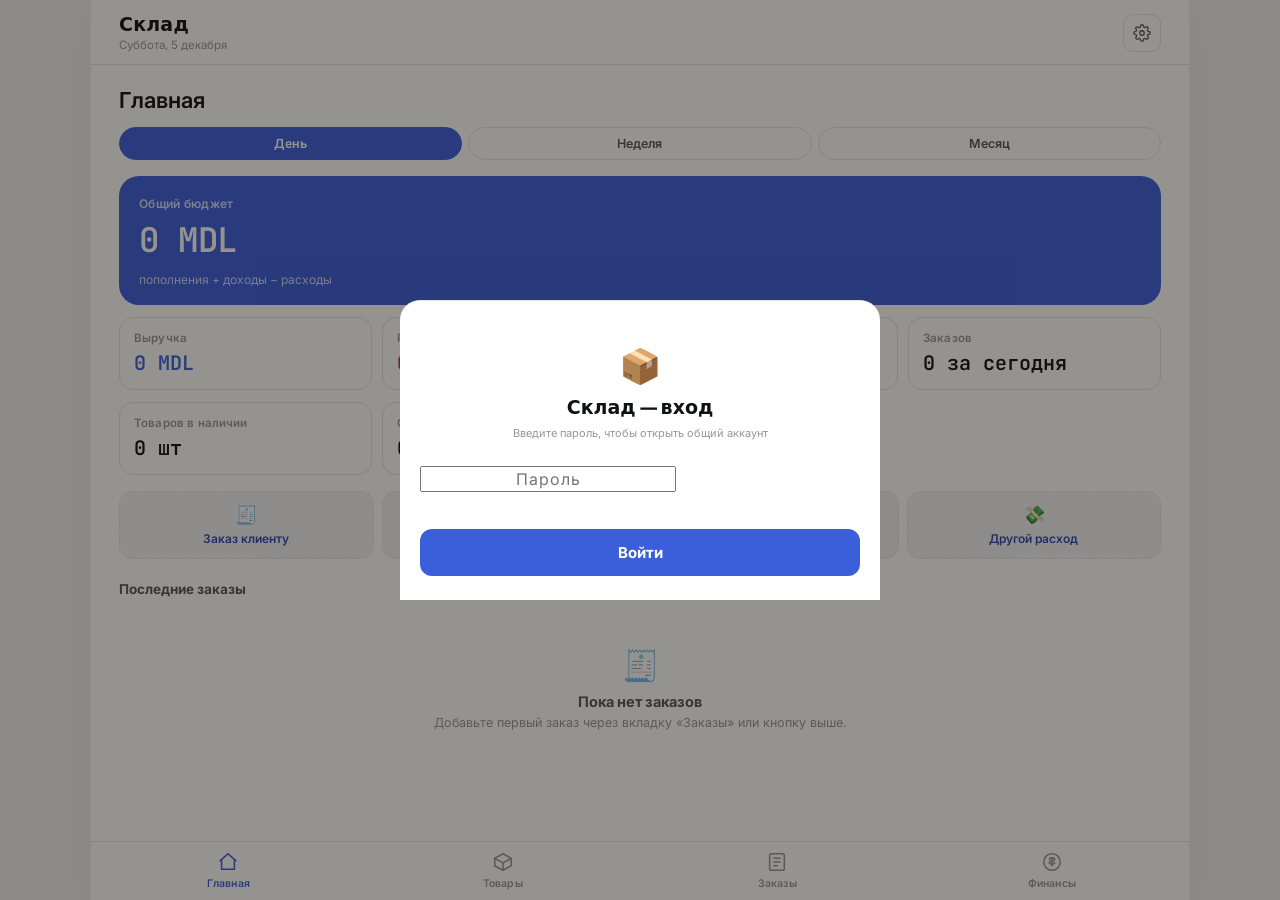
<file: tovar-crm.html>
<!DOCTYPE html>
<html lang="ru">
<head>
<meta charset="UTF-8">
<meta name="viewport" content="width=device-width, initial-scale=1, maximum-scale=1, viewport-fit=cover">
<title>Склад — CRM</title>
<link rel="preconnect" href="https://fonts.googleapis.com">
<link href="https://fonts.googleapis.com/css2?family=Sora:wght@500;600;700;800&family=JetBrains+Mono:wght@500;600;700&family=Inter:wght@400;500;600;700&display=swap" rel="stylesheet">
<style>
/* ============ TOKENS ============ */
:root{
  --paper:#FFFFFF;
  --paper-alt:#EEF0F3;
  --card:#FFFFFF;
  --card-2:#F2F3F6;
  --ink:#101114;
  --ink-soft:#54565D;
  --ink-faint:#94969E;
  --line:#E1E3E8;
  --line-soft:#EBECF0;
  --ledger:#3B5EDB;
  --ledger-dark:#2A47B5;
  --ledger-soft:#E7ECFB;
  --amber:#75777E;
  --amber-soft:#EEEFF2;
  --amber-ink:#54565D;
  --success:#3B5EDB;
  --success-soft:#E7ECFB;
  --danger:#B23B2D;
  --danger-soft:#F7E3DF;
  --info:#AEB0B8;
  --radius-s:8px;
  --radius-m:14px;
  --radius-l:20px;
  --font-head:'Sora', ui-sans-serif, system-ui, -apple-system, sans-serif;
  --font-body:'Inter', ui-sans-serif, system-ui, -apple-system, sans-serif;
  --font-mono:'JetBrains Mono', ui-monospace, 'SFMono-Regular', Menlo, monospace;
  --shadow: 0 1px 0 rgba(16,17,20,0.05);
}
@media (prefers-color-scheme: dark){
  :root:not([data-theme="light"]){
    --paper:#0C0D10;
    --paper-alt:#050507;
    --card:#17181C;
    --card-2:#1D1F24;
    --ink:#F2F3F5;
    --ink-soft:#B4B6BE;
    --ink-faint:#74767E;
    --line:#2B2D33;
    --line-soft:#212328;
    --ledger:#5E82F0;
    --ledger-dark:#3E5FCB;
    --ledger-soft:#1B2440;
    --amber:#92949C;
    --amber-soft:#202227;
    --amber-ink:#B4B6BE;
    --success:#5E82F0;
    --success-soft:#1B2440;
    --danger:#E2685A;
    --danger-soft:#3A1F1A;
    --info:#54565D;
    --shadow: 0 1px 0 rgba(0,0,0,0.4);
  }
}
:root[data-theme="dark"]{
  --paper:#0C0D10;
  --paper-alt:#050507;
  --card:#17181C;
  --card-2:#1D1F24;
  --ink:#F2F3F5;
  --ink-soft:#B4B6BE;
  --ink-faint:#74767E;
  --line:#2B2D33;
  --line-soft:#212328;
  --ledger:#5E82F0;
  --ledger-dark:#3E5FCB;
  --ledger-soft:#1B2440;
  --amber:#92949C;
  --amber-soft:#202227;
  --amber-ink:#B4B6BE;
  --success:#5E82F0;
  --success-soft:#1B2440;
  --danger:#E2685A;
  --danger-soft:#3A1F1A;
  --info:#54565D;
}

*{box-sizing:border-box;}
html,body{height:100%;margin:0;}
html{scroll-padding-top:env(safe-area-inset-top,0px);}
body{
  background:var(--paper-alt);
  font-family:var(--font-body);
  color:var(--ink);
  -webkit-tap-highlight-color:transparent;
  overscroll-behavior-y:none;
}
button,input,select,textarea{font-family:inherit;color:inherit;}
button{cursor:pointer;}
h1,h2,h3{font-family:var(--font-head);margin:0;}
.num{font-family:var(--font-mono);font-variant-numeric:tabular-nums;}

/* ============ SHELL ============ */
:root{ --shell-w:480px; }
#shell{
  min-height:100%;
  max-width:var(--shell-w);
  margin:0 auto;
  background:var(--paper);
  display:flex;
  flex-direction:column;
  position:relative;
  border-left:1px solid var(--line-soft);
  border-right:1px solid var(--line-soft);
}

/* ---- header ---- */
header{
  flex:0 0 auto;
  padding:calc(14px + env(safe-area-inset-top,0px)) 18px 12px;
  display:flex;align-items:center;justify-content:space-between;
  border-bottom:1px solid var(--line);
  background:var(--paper);
}
.brand{display:flex;flex-direction:column;line-height:1.1;}
.brand h1{font-size:19px;font-weight:600;letter-spacing:0.2px;}
.brand .sub{font-size:11.5px;color:var(--ink-faint);margin-top:3px;}
.gear-btn{
  width:38px;height:38px;border-radius:10px;border:1px solid var(--line);
  background:var(--card);display:flex;align-items:center;justify-content:center;
  flex:0 0 auto;
}
.gear-btn svg{width:18px;height:18px;stroke:var(--ink-soft);}

/* ---- main scroll area ---- */
main{
  flex:1 1 auto;
  overflow-y:auto;
  padding:16px 16px 28px;
  -webkit-overflow-scrolling:touch;
}
.view{display:none;}
.view.active{display:block;animation:fadein .18s ease;}
@media (prefers-reduced-motion: reduce){.view.active{animation:none;}}
@keyframes fadein{from{opacity:0;transform:translateY(4px);}to{opacity:1;transform:translateY(0);}}

/* ---- bottom nav ---- */
nav#tabbar{
  flex:0 0 auto;
  display:flex;
  border-top:1px solid var(--line);
  background:var(--paper);
  padding-bottom:env(safe-area-inset-bottom,0px);
}
nav#tabbar button{
  flex:1;background:none;border:none;padding:9px 4px 10px;
  display:flex;flex-direction:column;align-items:center;gap:4px;
  color:var(--ink-faint);
}
nav#tabbar button svg{width:22px;height:22px;stroke:currentColor;fill:none;stroke-width:1.7;}
nav#tabbar button span{font-size:10.5px;font-weight:600;letter-spacing:.2px;}
nav#tabbar button.active{color:var(--ledger);}
:root[data-theme="dark"] nav#tabbar button.active,
@media (prefers-color-scheme:dark){ nav#tabbar button.active{color:var(--ledger);} }

/* ============ SECTION HEADINGS ============ */
.section-title{
  font-size:22px;font-weight:600;margin-bottom:14px;display:flex;align-items:baseline;justify-content:space-between;gap:8px;
}
.section-title .stamp{
  font-family:var(--font-mono);font-size:11px;color:var(--ink-faint);font-weight:500;
}

/* ============ STAT CARDS (Home) ============ */
.period-row{display:flex;gap:6px;margin-bottom:16px;}
.chip{
  flex:1;text-align:center;padding:8px 6px;border-radius:999px;border:1px solid var(--line);
  background:var(--card);font-size:12.5px;font-weight:600;color:var(--ink-soft);
}
.chip.active{background:var(--ledger);border-color:var(--ledger);color:#FFFFFF;}

.stat-hero{
  background:var(--ledger);
  color:#FFFFFF;
  border-radius:var(--radius-l);
  padding:20px 20px 18px;
  margin-bottom:12px;
  position:relative;
  overflow:hidden;
}
.stat-hero .label{font-size:12px;letter-spacing:.3px;opacity:.78;font-weight:600;}
.stat-hero .value{font-family:var(--font-mono);font-size:34px;font-weight:600;margin-top:6px;letter-spacing:-0.5px;}
.stat-hero .value.neg{color:#FFD3C9;}
.stat-hero .foot{margin-top:10px;font-size:12px;opacity:.75;}

.stat-grid{display:grid;grid-template-columns:1fr 1fr;gap:10px;margin-bottom:12px;}
.stat-card{
  background:var(--card);border:1px solid var(--line);border-radius:var(--radius-m);padding:13px 14px;
}
.stat-card .label{font-size:11.5px;color:var(--ink-faint);font-weight:600;letter-spacing:.15px;}
.stat-card .value{font-family:var(--font-mono);font-size:20px;font-weight:600;margin-top:5px;}
.stat-card .value.pos{color:var(--success);}
.stat-card .value.neg{color:var(--danger);}

.quick-row{display:grid;grid-template-columns:1fr 1fr;gap:8px;margin:16px 0 6px;}
.quick-btn{
  background:var(--card-2);border:1px dashed var(--line);border-radius:var(--radius-m);
  padding:12px 8px;text-align:center;font-size:12px;font-weight:600;color:var(--ledger-dark);line-height:1.25;
}
:root[data-theme="dark"] .quick-btn, @media (prefers-color-scheme:dark){.quick-btn{color:var(--ledger);}}
.quick-btn .qicon{font-size:18px;display:block;margin-bottom:4px;}

.mini-title{font-size:13.5px;font-weight:700;color:var(--ink-soft);margin:22px 0 10px;text-transform:none;}

/* ============ LIST CARDS (products/orders/finance) ============ */
.card{
  background:var(--card);border:1px solid var(--line);border-radius:var(--radius-m);
  padding:13px 14px;margin-bottom:10px;
}
.prod-card{display:flex;gap:12px;}
.prod-photo{
  width:56px;height:56px;border-radius:10px;background:var(--card-2);border:1px solid var(--line-soft);
  display:flex;align-items:center;justify-content:center;flex:0 0 auto;overflow:hidden;
}
.prod-photo img{width:100%;height:100%;object-fit:cover;}
.prod-photo svg{width:22px;height:22px;stroke:var(--ink-faint);}
.prod-body{flex:1;min-width:0;}
.prod-top{display:flex;justify-content:space-between;gap:8px;align-items:flex-start;}
.prod-name{font-weight:700;font-size:14.5px;line-height:1.25;}
.tag{
  display:inline-block;font-size:10.5px;font-weight:600;padding:2px 8px;border-radius:999px;
  background:var(--ledger-soft);color:var(--ledger-dark);margin-top:4px;
}
:root[data-theme="dark"] .tag,@media (prefers-color-scheme:dark){.tag{color:var(--ledger);}}
.tag.tag-outline{background:transparent;border:1px solid var(--line);color:var(--ink-faint);font-family:var(--font-mono);font-weight:600;}
.qty-badge{font-family:var(--font-mono);font-size:12.5px;font-weight:700;padding:3px 8px;border-radius:8px;background:var(--card-2);border:1px solid var(--line-soft);white-space:nowrap;}
.qty-badge.low{background:var(--danger-soft);color:var(--danger);border-color:transparent;}
.prod-prices{display:flex;gap:14px;margin-top:8px;font-size:12px;}
.prod-prices .num{font-size:13px;font-weight:600;}
.prod-prices .plabel{color:var(--ink-faint);display:block;font-size:10.5px;}
.prod-foot{display:flex;justify-content:space-between;align-items:center;margin-top:9px;padding-top:9px;border-top:1px solid var(--line-soft);}
.prod-supplier{font-size:11.5px;color:var(--ink-faint);}
.icon-btn{
  width:30px;height:30px;border-radius:8px;border:1px solid var(--line);background:var(--card-2);
  display:inline-flex;align-items:center;justify-content:center;
}
.icon-btn svg{width:15px;height:15px;stroke:var(--ink-soft);}
.icon-row{display:flex;gap:6px;}

/* order card */
.order-top{display:flex;justify-content:space-between;align-items:flex-start;gap:10px;}
.order-client{font-weight:700;font-size:14.5px;}
.order-contact{font-size:11.5px;color:var(--ink-faint);margin-top:2px;}
.status-badge{font-size:10.5px;font-weight:700;padding:4px 9px;border-radius:999px;white-space:nowrap;}
.status-new{background:var(--card-2);border:1px solid var(--line);color:var(--ink-soft);}
.status-progress{background:var(--ledger-soft);color:var(--ledger-dark);}
:root[data-theme="dark"] .status-progress,@media (prefers-color-scheme:dark){.status-progress{color:var(--ledger);}}
.status-done{background:var(--ink);color:var(--paper);}
:root[data-theme="dark"] .status-done,@media (prefers-color-scheme:dark){.status-done{background:var(--ledger);color:#FFFFFF;}}
.status-cancel{background:var(--danger-soft);color:var(--danger);}
.order-items{margin-top:9px;font-size:12.5px;color:var(--ink-soft);}
.order-items div{display:flex;justify-content:space-between;padding:2px 0;}
.order-totals{display:flex;flex-wrap:wrap;gap:10px 16px;margin-top:10px;padding-top:9px;border-top:1px solid var(--line-soft);font-size:11.5px;}
.order-totals .t{display:flex;flex-direction:column;}
.order-totals .t .num{font-size:13.5px;}
.order-totals .plabel{color:var(--ink-faint);font-size:10.5px;}
.order-meta-row{display:flex;justify-content:space-between;align-items:center;margin-top:10px;gap:8px;}
.status-select{
  font-size:11.5px;font-weight:600;padding:6px 8px;border-radius:8px;border:1px solid var(--line);background:var(--card-2);
}
.order-date{font-size:11px;color:var(--ink-faint);font-family:var(--font-mono);}

/* finance rows */
.fin-summary-grid{display:grid;grid-template-columns:1fr 1fr;gap:10px;margin-bottom:6px;}
.fin-row{display:flex;justify-content:space-between;align-items:flex-start;padding:11px 4px;border-bottom:1px solid var(--line-soft);}
.fin-row:last-child{border-bottom:none;}
.fin-left{display:flex;gap:10px;align-items:center;min-width:0;}
.fin-dot{width:9px;height:9px;border-radius:50%;flex:0 0 auto;}
.fin-dot.topup{background:var(--info);}
.fin-dot.income{background:var(--success);}
.fin-dot.purchase{background:var(--amber);}
.fin-dot.delivery{background:var(--ink);}
.fin-dot.expense{background:var(--danger);}
.fin-dot.other{background:var(--ink-faint);}
.fin-text{min-width:0;}
.fin-reason{font-size:13px;font-weight:600;line-height:1.25;overflow:hidden;text-overflow:ellipsis;white-space:nowrap;}
.fin-meta{font-size:10.5px;color:var(--ink-faint);margin-top:2px;}
.fin-amount{font-family:var(--font-mono);font-weight:700;font-size:13.5px;white-space:nowrap;padding-left:8px;}
.fin-amount.plus{color:var(--success);}
.fin-amount.minus{color:var(--danger);}
.fin-left{flex:1;align-items:flex-start;}
.fin-dot{margin-top:5px;}
.fin-reason{white-space:normal;display:-webkit-box;-webkit-line-clamp:2;-webkit-box-orient:vertical;}
#finList{margin-bottom:84px;}
.fin-act{
  margin-top:7px;font-size:11px;font-weight:600;padding:4px 10px;border-radius:8px;
  border:1px solid var(--line);background:var(--card-2);color:var(--ink-soft);white-space:nowrap;
}
.fin-act:active{background:var(--line-soft);}
.fin-row.cancelled .fin-reason,
.fin-row.cancelled .fin-amount{text-decoration:line-through;color:var(--ink-faint);}
.fin-row.cancelled .fin-dot{opacity:.35;}
.fin-tag{
  display:inline-block;font-size:10px;font-weight:700;padding:1px 7px;margin-left:4px;border-radius:999px;
  background:var(--danger-soft);color:var(--danger);
}

/* client cards */
.client-top{display:flex;justify-content:space-between;align-items:flex-start;gap:10px;}
.client-name{font-weight:700;font-size:14.5px;}
.client-contact{font-size:11.5px;color:var(--ink-faint);margin-top:2px;}
.client-stats{display:flex;flex-wrap:wrap;gap:10px 16px;margin-top:10px;padding-top:9px;border-top:1px solid var(--line-soft);font-size:11.5px;}
.client-stats .t{display:flex;flex-direction:column;}
.client-stats .t .num{font-size:13.5px;}
.client-arrow{flex:0 0 auto;color:var(--ink-faint);}

/* ============ EMPTY STATES ============ */
.empty{
  text-align:center;padding:40px 20px;color:var(--ink-faint);
}
.empty .eicon{font-size:30px;margin-bottom:10px;display:block;}
.empty .etitle{font-weight:700;color:var(--ink-soft);font-size:14.5px;margin-bottom:4px;}
.empty .etext{font-size:12.5px;line-height:1.5;}

/* ============ FAB ============ */
/* position:fixed relative to viewport (not to scrolling content), so the "+"
   button always stays visible on screen and never requires scrolling to reach,
   even when a list is very long. Horizontal offset is computed so it hugs the
   right edge of the (possibly centered) shell on any screen width. */
.fab{
  position:fixed;
  right:max(18px, calc((100vw - var(--shell-w))/2 + 18px));
  bottom:calc(78px + env(safe-area-inset-bottom,0px));
  width:54px;height:54px;border-radius:16px;background:var(--ledger);color:#FFFFFF;border:none;
  display:flex;align-items:center;justify-content:center;box-shadow:0 8px 18px rgba(30,50,120,0.34);
  z-index:20;
}
.fab svg{width:24px;height:24px;stroke:#FFFFFF;stroke-width:2.2;}
.view-wrap{position:relative;min-height:calc(100% - 0px);}

/* ============ DESKTOP / PC ADAPTATION ============ */
@media (min-width:900px){
  :root{ --shell-w:900px; }
  body{background:var(--paper-alt);}
  #shell{
    border-left:1px solid var(--line-soft);border-right:1px solid var(--line-soft);
    box-shadow:0 0 0 1px var(--line-soft), 0 12px 40px rgba(0,0,0,0.06);
    min-height:100vh;
  }
  header{padding-left:28px;padding-right:28px;}
  main{padding:22px 28px 40px;}
  nav#tabbar{
    position:sticky;bottom:0;
  }
  .stat-grid{grid-template-columns:repeat(4,1fr);}
  .fin-summary-grid{grid-template-columns:repeat(3,1fr);}
  #productsList, #ordersList, #clientsList{
    display:grid;grid-template-columns:repeat(2,1fr);gap:10px;align-content:start;
  }
  #productsList .card, #ordersList .card, #clientsList .card{margin-bottom:0;}
  .quick-row{grid-template-columns:repeat(4,1fr);}
  .sheet{
    max-width:560px;border-radius:20px;margin:auto;
    max-height:88vh;
  }
  .overlay{align-items:center;}
  .overlay .sheet{transform:translateY(12px);}
  .overlay.show .sheet{transform:translateY(0);}
}
@media (min-width:1200px){
  :root{ --shell-w:1100px; }
  #productsList, #ordersList, #clientsList{grid-template-columns:repeat(3,1fr);}
}

/* ============ MODAL / SHEET ============ */
.overlay{
  position:fixed;inset:0;background:rgba(20,17,10,0.45);z-index:100;display:none;
  align-items:flex-end;justify-content:center;
}
.overlay.show{display:flex;}
.sheet{
  width:100%;max-width:480px;background:var(--paper);border-radius:20px 20px 0 0;
  max-height:92vh;overflow-y:auto;padding:6px 20px calc(20px + env(safe-area-inset-bottom,0px));
  transform:translateY(100%);transition:transform .22s ease;
  border-top:1px solid var(--line);
}
.overlay.show .sheet{transform:translateY(0);}
.sheet-handle{width:36px;height:4px;background:var(--line);border-radius:99px;margin:10px auto 6px;}
.sheet-title{font-size:18px;font-weight:700;margin:6px 0 16px;display:flex;justify-content:space-between;align-items:center;}
.sheet-title button.close{background:none;border:none;color:var(--ink-faint);font-size:20px;line-height:1;padding:4px;}

.field{margin-bottom:13px;}
.field label{display:block;font-size:12px;font-weight:700;color:var(--ink-soft);margin-bottom:5px;}
.field input[type=text],.field input[type=number],.field input[type=date],.field input[type=tel],
.field select,.field textarea{
  width:100%;padding:11px 12px;border-radius:10px;border:1px solid var(--line);background:var(--card);
  font-size:14.5px;color:var(--ink);
}
.field textarea{resize:vertical;min-height:56px;}
.field input:focus,.field select:focus,.field textarea:focus{outline:2px solid var(--ledger);outline-offset:1px;}
.field-row{display:flex;gap:10px;}
.field-row .field{flex:1;}
.hint{font-size:11px;color:var(--ink-faint);margin-top:4px;}

.photo-picker{display:flex;align-items:center;gap:12px;}
.photo-preview{
  width:64px;height:64px;border-radius:12px;background:var(--card-2);border:1px dashed var(--line);
  display:flex;align-items:center;justify-content:center;overflow:hidden;flex:0 0 auto;
}
.photo-preview img{width:100%;height:100%;object-fit:cover;}
.photo-preview svg{width:22px;height:22px;stroke:var(--ink-faint);}
.btn-secondary{
  padding:10px 14px;border-radius:10px;border:1px solid var(--line);background:var(--card);font-size:13px;font-weight:600;
}

.order-item-row{
  display:flex;gap:8px;align-items:flex-end;margin-bottom:8px;background:var(--card-2);
  border:1px solid var(--line-soft);border-radius:12px;padding:10px;flex-wrap:wrap;
}
.order-item-row .oi-product{flex:1 1 100%;}
.order-item-row .oi-qty{flex:1 1 28%;}
.order-item-row .oi-price{flex:1 1 30%;}
.order-item-row select,.order-item-row input{padding:9px 10px;font-size:13.5px;border-radius:8px;border:1px solid var(--line);background:var(--card);width:100%;}
.oi-remove{flex:0 0 auto;width:32px;height:32px;border-radius:8px;border:1px solid var(--line);background:var(--card);display:flex;align-items:center;justify-content:center;align-self:center;}
.oi-remove svg{width:14px;height:14px;stroke:var(--danger);}
.add-item-btn{
  width:100%;padding:10px;border-radius:10px;border:1px dashed var(--line);background:var(--card);
  font-size:13px;font-weight:600;color:var(--ledger-dark);margin-bottom:14px;
}
:root[data-theme="dark"] .add-item-btn,@media (prefers-color-scheme:dark){.add-item-btn{color:var(--ledger);}}

.btn-primary{
  width:100%;padding:14px;border-radius:12px;border:none;background:var(--ledger);color:#FFFFFF;
  font-size:15px;font-weight:700;margin-top:8px;
}
.btn-primary.danger{background:var(--danger);}
.btn-ghost-danger{
  width:100%;padding:12px;border-radius:12px;border:1px solid var(--danger);background:transparent;color:var(--danger);
  font-size:13.5px;font-weight:700;margin-top:10px;
}
.summary-box{
  background:var(--card-2);border:1px solid var(--line-soft);border-radius:12px;padding:12px 14px;margin:6px 0 14px;
  font-size:13px;
}
.summary-box .srow{display:flex;justify-content:space-between;padding:3px 0;}
.summary-box .srow.total{border-top:1px solid var(--line-soft);margin-top:6px;padding-top:8px;font-weight:700;}
.summary-box .num{font-weight:600;}

.type-pick{display:flex;flex-wrap:wrap;gap:6px;margin-bottom:2px;}
.type-pick button{
  padding:8px 12px;border-radius:999px;border:1px solid var(--line);background:var(--card);font-size:12.5px;font-weight:600;color:var(--ink-soft);
}
.type-pick button.active{background:var(--ledger);border-color:var(--ledger);color:#FFFFFF;}

/* toast */
#toast{
  position:fixed;left:50%;bottom:calc(90px + env(safe-area-inset-bottom,0px));transform:translateX(-50%) translateY(20px);
  background:var(--ink);color:var(--paper);padding:11px 18px;border-radius:999px;font-size:13px;font-weight:600;
  z-index:300;opacity:0;pointer-events:none;transition:all .25s ease;max-width:88%;text-align:center;
}
#toast.show{opacity:1;transform:translateX(-50%) translateY(0);}

::-webkit-scrollbar{width:0;height:0;}
</style>
</head>
<body>
<div id="shell">

  <header>
    <div class="brand">
      <h1>Склад</h1>
      <div class="sub" id="headerDate">—</div>
    </div>
    <button class="gear-btn" id="settingsBtn" aria-label="Настройки">
      <svg viewBox="0 0 24 24" fill="none" stroke-width="1.7" stroke-linecap="round" stroke-linejoin="round"><path d="M12 15a3 3 0 100-6 3 3 0 000 6z"/><path d="M19.4 15a1.65 1.65 0 00.33 1.82l.06.06a2 2 0 11-2.83 2.83l-.06-.06a1.65 1.65 0 00-1.82-.33 1.65 1.65 0 00-1 1.51V21a2 2 0 11-4 0v-.09a1.65 1.65 0 00-1-1.51 1.65 1.65 0 00-1.82.33l-.06.06a2 2 0 11-2.83-2.83l.06-.06a1.65 1.65 0 00.33-1.82 1.65 1.65 0 00-1.51-1H3a2 2 0 110-4h.09a1.65 1.65 0 001.51-1 1.65 1.65 0 00-.33-1.82l-.06-.06a2 2 0 112.83-2.83l.06.06a1.65 1.65 0 001.82.33H9a1.65 1.65 0 001-1.51V3a2 2 0 114 0v.09a1.65 1.65 0 001 1.51 1.65 1.65 0 001.82-.33l.06-.06a2 2 0 112.83 2.83l-.06.06a1.65 1.65 0 00-.33 1.82V9a1.65 1.65 0 001.51 1H21a2 2 0 110 4h-.09a1.65 1.65 0 00-1.51 1z"/></svg>
    </button>
  </header>

  <main id="main">

    <!-- ================= HOME ================= -->
    <section class="view active view-wrap" id="view-home">
      <div class="section-title">Главная</div>

      <div class="period-row" id="periodRow">
        <button class="chip active" data-period="day">День</button>
        <button class="chip" data-period="week">Неделя</button>
        <button class="chip" data-period="month">Месяц</button>
      </div>

      <div class="stat-hero">
        <div class="label">Общий бюджет</div>
        <div class="value num" id="homeBudget">0 MDL</div>
        <div class="foot" id="homeBudgetFoot">пополнения + доходы − расходы</div>
      </div>

      <div class="stat-grid">
        <div class="stat-card"><div class="label">Выручка</div><div class="value num pos" id="homeRevenue">0 MDL</div></div>
        <div class="stat-card"><div class="label">Расходы</div><div class="value num neg" id="homeExpenses">0 MDL</div></div>
        <div class="stat-card"><div class="label">Чистая прибыль</div><div class="value num" id="homeProfit">0 MDL</div></div>
        <div class="stat-card"><div class="label">Заказов</div><div class="value num" id="homeOrders">0</div></div>
      </div>
      <div class="stat-grid">
        <div class="stat-card"><div class="label">Товаров в наличии</div><div class="value num" id="homeStockUnits">0 шт</div></div>
        <div class="stat-card"><div class="label">Стоимость остатков</div><div class="value num" id="homeStockValue">0 MDL</div></div>
      </div>

      <div class="quick-row">
        <button class="quick-btn" id="qaOrder"><span class="qicon">🧾</span>Заказ клиенту</button>
        <button class="quick-btn" id="qaRestock"><span class="qicon">📥</span>Закупка у поставщика</button>
        <button class="quick-btn" id="qaProduct"><span class="qicon">📦</span>Новый товар</button>
        <button class="quick-btn" id="qaExpense"><span class="qicon">💸</span>Другой расход</button>
      </div>

      <div class="mini-title">Последние заказы</div>
      <div id="homeRecentOrders"></div>
    </section>

    <!-- ================= PRODUCTS ================= -->
    <section class="view view-wrap" id="view-products">
      <div class="section-title">Товары <span class="stamp" id="productsStamp"></span></div>
      <div id="productsList"></div>
      <button class="fab" id="fabProduct" aria-label="Добавить товар">
        <svg viewBox="0 0 24 24" stroke-linecap="round"><path d="M12 5v14M5 12h14"/></svg>
      </button>
    </section>

    <!-- ================= ORDERS ================= -->
    <section class="view view-wrap" id="view-orders">
      <div class="section-title">Заказы <span class="stamp" id="ordersStamp"></span></div>
      <div class="period-row" id="ordersModeRow">
        <button class="chip active" data-mode="orders">Заказы</button>
        <button class="chip" data-mode="clients">Клиенты</button>
      </div>
      <div id="ordersFilterBar" style="display:none;margin-bottom:10px;">
        <button class="chip active" id="ordersFilterClear" style="width:auto;display:inline-flex;align-items:center;gap:6px;padding:7px 12px;">
          <span id="ordersFilterLabel"></span><span style="font-weight:800;">✕</span>
        </button>
      </div>
      <div id="ordersList"></div>
      <div id="clientsList" style="display:none;"></div>
      <button class="fab" id="fabOrder" aria-label="Добавить заказ">
        <svg viewBox="0 0 24 24" stroke-linecap="round"><path d="M12 5v14M5 12h14"/></svg>
      </button>
    </section>

    <!-- ================= FINANCE ================= -->
    <section class="view view-wrap" id="view-finance">
      <div class="section-title">Финансы</div>
      <div class="fin-summary-grid">
        <div class="stat-card"><div class="label">Бюджет</div><div class="value num" id="finBudget">0 MDL</div></div>
        <div class="stat-card"><div class="label">Чистая прибыль</div><div class="value num" id="finProfit">0 MDL</div></div>
        <div class="stat-card"><div class="label">Пополнения</div><div class="value num" id="finTopups">0 MDL</div></div>
        <div class="stat-card"><div class="label">Доходы</div><div class="value num pos" id="finIncome">0 MDL</div></div>
        <div class="stat-card"><div class="label">Закупки</div><div class="value num neg" id="finPurchases">0 MDL</div></div>
        <div class="stat-card"><div class="label">Доставка + прочее</div><div class="value num neg" id="finOther">0 MDL</div></div>
      </div>
      <div class="mini-title">Операции</div>
      <div class="card" id="finList" style="padding:4px 10px;"></div>
      <button class="fab" id="fabFinance" aria-label="Добавить расход/доход">
        <svg viewBox="0 0 24 24" stroke-linecap="round"><path d="M12 5v14M5 12h14"/></svg>
      </button>
    </section>

  </main>

  <nav id="tabbar">
    <button class="tab-btn active" data-view="home">
      <svg viewBox="0 0 24 24"><path d="M3 11l9-8 9 8"/><path d="M5 10v10h14V10"/></svg>
      <span>Главная</span>
    </button>
    <button class="tab-btn" data-view="products">
      <svg viewBox="0 0 24 24"><path d="M21 8l-9-5-9 5 9 5 9-5z"/><path d="M3 8v8l9 5 9-5V8"/><path d="M12 13v8"/></svg>
      <span>Товары</span>
    </button>
    <button class="tab-btn" data-view="orders">
      <svg viewBox="0 0 24 24"><rect x="4" y="3" width="16" height="18" rx="2"/><path d="M8 8h8M8 12h8M8 16h5"/></svg>
      <span>Заказы</span>
    </button>
    <button class="tab-btn" data-view="finance">
      <svg viewBox="0 0 24 24"><circle cx="12" cy="12" r="9"/><path d="M12 7v10M9 9.5c0-1.1 1.3-2 3-2s3 .7 3 1.8c0 2.2-6 1-6 3.2 0 1.1 1.3 1.8 3 1.8s3-.9 3-2"/></svg>
      <span>Финансы</span>
    </button>
  </nav>

</div>

<!-- ================= MODALS ================= -->
<div class="overlay" id="overlayProduct">
  <div class="sheet">
    <div class="sheet-handle"></div>
    <div class="sheet-title"><span id="productFormTitle">Новый товар</span><button class="close" data-close>&times;</button></div>
    <form id="productForm">
      <input type="hidden" id="pf_id">
      <div class="field">
        <label>Фото товара</label>
        <div class="photo-picker">
          <div class="photo-preview" id="pf_photoPreview"><svg viewBox="0 0 24 24" stroke-linecap="round" stroke-linejoin="round" stroke-width="1.6" fill="none"><rect x="3" y="6" width="18" height="14" rx="2"/><circle cx="12" cy="13" r="3.2"/><path d="M8 6l1.5-2h5L16 6"/></svg></div>
          <input type="file" accept="image/*" id="pf_photoInput" style="display:none">
          <button type="button" class="btn-secondary" id="pf_photoBtn">Выбрать фото</button>
        </div>
      </div>
      <div class="field"><label>Название *</label><input type="text" id="pf_name" required placeholder="Например: Кроссовки Air"></div>
      <div class="field-row">
        <div class="field"><label>Категория</label><input type="text" id="pf_category" list="categoryList" placeholder="Обувь"></div>
        <div class="field"><label>Поставщик</label><input type="text" id="pf_supplier" placeholder="ООО Поставка"></div>
      </div>
      <datalist id="categoryList"></datalist>
      <div class="field-row">
        <div class="field"><label>Размер</label><input type="text" id="pf_model" placeholder="Напр.: 42 или M"></div>
        <div class="field"><label>Ссылка на товар у поставщика</label><input type="text" id="pf_link" placeholder="https://..."></div>
      </div>
      <div class="field-row">
        <div class="field"><label>Количество в наличии</label><input type="number" id="pf_qty" min="0" step="1" placeholder="0" value="0"></div>
      </div>
      <div class="field-row">
        <div class="field"><label>Закупочная цена *</label><input type="number" id="pf_buy" min="0" step="0.01" required placeholder="0"></div>
        <div class="field"><label>Цена продажи *</label><input type="number" id="pf_sell" min="0" step="0.01" required placeholder="0"></div>
      </div>
      <button type="submit" class="btn-primary">Сохранить товар</button>
      <button type="button" class="btn-ghost-danger" id="pf_delete" style="display:none;">Удалить товар</button>
    </form>
  </div>
</div>

<div class="overlay" id="overlayRestock">
  <div class="sheet">
    <div class="sheet-handle"></div>
    <div class="sheet-title"><span>Закупка у поставщика</span><button class="close" data-close>&times;</button></div>
    <div class="hint" style="margin:-8px 0 14px;">Можно добавить сразу несколько товаров (разных размеров и т.п.) — каждый пополнит свой остаток, расход посчитается автоматически.</div>
    <form id="restockForm">
      <label style="display:block;font-size:12px;font-weight:700;color:var(--ink-soft);margin:0 0 8px;">Товары *</label>
      <div id="restockItemsWrap"></div>
      <button type="button" class="add-item-btn" id="addRestockItemBtn">+ добавить товар</button>

      <div class="field-row">
        <div class="field"><label>Доставка (общая)</label><input type="number" id="rf_delivery" min="0" step="0.01" placeholder="0"></div>
        <div class="field"><label>Дата *</label><input type="date" id="rf_date" required></div>
      </div>
      <div class="field"><label>Заметка</label><input type="text" id="rf_note" placeholder="Необязательно"></div>
      <div class="summary-box" id="restockSummaryBox"></div>
      <button type="submit" class="btn-primary">Сохранить закупку</button>
    </form>
  </div>
</div>

<div class="overlay" id="overlayOrder">
  <div class="sheet">
    <div class="sheet-handle"></div>
    <div class="sheet-title"><span id="orderFormTitle">Новый заказ</span><button class="close" data-close>&times;</button></div>
    <form id="orderForm">
      <input type="hidden" id="of_id">
      <datalist id="clientNameList"></datalist>
      <div class="field-row">
        <div class="field"><label>Имя клиента *</label><input type="text" id="of_client" list="clientNameList" required placeholder="Иван Петров или выберите из списка"></div>
        <div class="field"><label>Контакт</label><input type="text" id="of_contact" placeholder="Телефон / соцсеть"></div>
      </div>
      <div class="field-row">
        <div class="field"><label>Дата *</label><input type="date" id="of_date" required></div>
        <div class="field"><label>Статус *</label>
          <select id="of_status">
            <option value="Новый">Новый</option>
            <option value="В обработке">В обработке</option>
            <option value="Доставлен">Доставлен</option>
            <option value="Отменён">Отменён</option>
          </select>
        </div>
      </div>

      <label style="display:block;font-size:12px;font-weight:700;color:var(--ink-soft);margin:14px 0 8px;">Товары в заказе *</label>
      <div id="orderItemsWrap"></div>
      <button type="button" class="add-item-btn" id="addItemBtn">+ добавить товар</button>

      <div class="field-row">
        <div class="field"><label>Доставка</label><input type="number" id="of_delivery" min="0" step="0.01" placeholder="0"></div>
        <div class="field"><label>Доп. расходы</label><input type="number" id="of_extra" min="0" step="0.01" placeholder="0"></div>
      </div>
      <div class="field"><label>Заметка</label><textarea id="of_note" placeholder="Необязательно"></textarea></div>

      <div class="summary-box" id="orderSummaryBox"></div>

      <button type="submit" class="btn-primary">Сохранить заказ</button>
      <button type="button" class="btn-ghost-danger" id="of_delete" style="display:none;">Удалить заказ</button>
    </form>
  </div>
</div>

<div class="overlay" id="overlayFinance">
  <div class="sheet">
    <div class="sheet-handle"></div>
    <div class="sheet-title"><span>Новая операция</span><button class="close" data-close>&times;</button></div>
    <form id="financeForm">
      <div class="field">
        <label>Тип операции *</label>
        <div class="type-pick" id="ff_typePick">
          <button type="button" data-type="income" class="active">Доход</button>
          <button type="button" data-type="expense">Расход</button>
          <button type="button" data-type="other">Другое</button>
        </div>
      </div>
      <div class="field-row">
        <div class="field"><label>Сумма *</label><input type="number" id="ff_amount" min="0.01" step="0.01" required placeholder="0"></div>
        <div class="field"><label>Дата *</label><input type="date" id="ff_date" required></div>
      </div>
      <div class="field"><label>Категория</label><input type="text" id="ff_category" placeholder="Например: реклама, аренда"></div>
      <div class="field"><label>Причина / комментарий *</label><input type="text" id="ff_reason" required placeholder="На что и почему"></div>
      <button type="submit" class="btn-primary">Сохранить операцию</button>
    </form>
  </div>
</div>

<div class="overlay" id="overlaySettings">
  <div class="sheet">
    <div class="sheet-handle"></div>
    <div class="sheet-title"><span>Настройки</span><button class="close" data-close>&times;</button></div>

    <div class="field"><label>Валюта</label><input type="text" value="MDL — лей" disabled style="opacity:.65;"></div>
    <div class="hint" style="margin-top:-6px;margin-bottom:16px;">Валюта фиксирована и не может быть изменена.</div>

    <div class="mini-title" style="margin-top:6px;">База данных на этом телефоне</div>
    <div class="hint" id="st_dbinfo" style="margin-bottom:6px;"></div>
    <div class="hint" style="margin-bottom:12px;">Чтобы перенести данные на другой телефон или сделать резервную копию — используйте экспорт и импорт файла ниже.</div>
    <button type="button" class="btn-secondary" style="width:100%;margin-bottom:10px;" id="st_export">⬇ Экспортировать данные (файл)</button>
    <input type="file" accept="application/json" id="st_importInput" style="display:none;">
    <button type="button" class="btn-secondary" style="width:100%;" id="st_import">⬆ Импортировать данные (файл)</button>

    <div class="mini-title" style="margin-top:22px;">Синхронизация между устройствами</div>
    <div class="hint" style="margin-bottom:12px;">Данные будут автоматически сохраняться в приватный GitHub Gist и подтягиваться на других устройствах. Нужен GitHub Personal Access Token с правом <b>gist</b> (создаётся в GitHub → Settings → Developer settings → Personal access tokens). Поле «ID хранилища» оставьте пустым при первом подключении — оно создастся само.</div>
    <div class="field"><label>GitHub токен (право gist)</label><input type="password" id="st_cloudToken" placeholder="ghp_..." autocomplete="off"></div>
    <div class="field"><label>ID хранилища (Gist ID)</label><input type="text" id="st_cloudGist" placeholder="оставьте пустым при первом разе"></div>
    <div class="hint" id="st_cloudStatus" style="margin-bottom:10px;">Не настроено</div>
    <button type="button" class="btn-secondary" style="width:100%;margin-bottom:8px;" id="st_cloudSave">☁ Подключить и синхронизировать</button>
    <button type="button" class="btn-ghost-danger" id="st_cloudDisable">Отключить синхронизацию на этом устройстве</button>

    <div class="mini-title" style="margin-top:22px;">Аккаунт</div>
    <button type="button" class="btn-ghost-danger" id="st_logout">Выйти</button>

    <div class="mini-title" style="margin-top:22px;">Опасная зона</div>
    <button type="button" class="btn-ghost-danger" id="st_reset">Удалить все данные и начать заново</button>
  </div>
</div>

<div class="overlay show" id="overlayLock" style="z-index:500;">
  <div class="sheet" style="max-height:100vh;padding-bottom:calc(24px + env(safe-area-inset-bottom,0px));">
    <div class="sheet-handle" style="visibility:hidden;"></div>
    <div style="text-align:center;padding:18px 4px 4px;">
      <div style="font-size:34px;margin-bottom:10px;">📦</div>
      <h2 style="font-size:19px;margin-bottom:6px;">Склад — вход</h2>
      <div class="hint" style="margin-bottom:22px;">Введите пароль, чтобы открыть общий аккаунт</div>
    </div>
    <form id="lockForm">
      <div class="field"><input type="password" id="lockPassword" placeholder="Пароль" autocomplete="current-password" required style="text-align:center;font-size:16px;letter-spacing:1px;"></div>
      <div class="hint" id="lockError" style="color:var(--danger);text-align:center;min-height:16px;"></div>
      <button type="submit" class="btn-primary">Войти</button>
    </form>
  </div>
</div>

<div id="toast"></div>

<script>
(function(){
"use strict";

/* ============================================================
   DATA LAYER
============================================================ */
const STORAGE_KEY = 'tovar_crm_data_v1';

const FIN_TYPES = {
  topup:    { label:'Пополнение', sign:+1 },
  income:   { label:'Доход',      sign:+1 },
  purchase: { label:'Закупка',    sign:-1 },
  delivery: { label:'Доставка',   sign:-1 },
  expense:  { label:'Расход',     sign:-1 },
  other:    { label:'Другое',     sign:-1 },
};
const STATUSES = ['Новый','В обработке','Доставлен','Отменён'];

function defaultDB(){
  return { currency:'MDL', products:[], orders:[], finance:[] };
}

let DB = defaultDB();
let dbReady = false;

/* ============================================================
   DATABASE (IndexedDB)
   Товары, заказы и финансы лежат в отдельных таблицах. При
   сохранении записываются только изменённые записи. Данные из
   старой версии (localStorage) переносятся автоматически при
   первом запуске; старая копия остаётся нетронутой.
   Формат экспорта/импорта не изменился.
============================================================ */
const IDB_NAME = 'tovar_crm_db';
const COLLECTIONS = ['products','orders','finance'];

const Store = (function(){
  let idb = null;
  let mode = 'idb';            // 'idb' | 'ls' (запасной режим, если IndexedDB недоступна)
  let snap = freshSnap();
  const api = { onFail:null };

  function freshSnap(){
    return { products:new Map(), orders:new Map(), finance:new Map(), meta:null, full:false };
  }
  function wrap(req){
    return new Promise((res,rej)=>{ req.onsuccess=()=>res(req.result); req.onerror=()=>rej(req.error); });
  }
  function open(){
    return new Promise((resolve,reject)=>{
      if(!window.indexedDB){ reject(new Error('IndexedDB недоступна')); return; }
      let req;
      try{ req = indexedDB.open(IDB_NAME, 1); }catch(e){ reject(e); return; }
      req.onupgradeneeded = ()=>{
        const d = req.result;
        COLLECTIONS.forEach(n=>{ if(!d.objectStoreNames.contains(n)) d.createObjectStore(n,{keyPath:'id'}); });
        if(!d.objectStoreNames.contains('meta')) d.createObjectStore('meta',{keyPath:'key'});
      };
      req.onsuccess = ()=>resolve(req.result);
      req.onerror = ()=>reject(req.error);
      req.onblocked = ()=>reject(new Error('blocked'));
    });
  }

  api.mode = ()=>mode;

  api.init = async function(){
    try{ idb = await open(); mode = 'idb'; }
    catch(e){ console.warn('IndexedDB недоступна, работаем через localStorage', e); mode = 'ls'; }
    return mode;
  };

  // Возвращает данные из базы или null, если база ещё не создана.
  // При ошибке чтения бросает исключение.
  api.load = async function(){
    const tx = idb.transaction([...COLLECTIONS,'meta'],'readonly');
    const res = await Promise.all([
      wrap(tx.objectStore('meta').get('main')),
      ...COLLECTIONS.map(n=>wrap(tx.objectStore(n).getAll()))
    ]);
    const meta = res[0];
    if(!meta) return null;
    const out = { currency: meta.currency || 'MDL' };
    COLLECTIONS.forEach((n,i)=>{
      const byId = new Map(res[i+1].map(r=>[r.id,r]));
      const ordered = [];
      ((meta.order && meta.order[n]) || []).forEach(id=>{      // сохраняем исходный порядок записей
        if(byId.has(id)){ ordered.push(byId.get(id)); byId.delete(id); }
      });
      byId.forEach(r=>ordered.push(r));
      out[n] = ordered;
      const m = new Map();
      ordered.forEach(r=>m.set(r.id, JSON.stringify(r)));
      snap[n] = m;
    });
    return out;
  };

  api.save = function(d){
    if(mode==='ls'){
      localStorage.setItem(STORAGE_KEY, JSON.stringify(d));
      return;
    }
    const tx = idb.transaction([...COLLECTIONS,'meta'],'readwrite');
    const full = snap.full;
    COLLECTIONS.forEach(n=>{
      const os = tx.objectStore(n);
      if(full) os.clear();
      const prev = full ? new Map() : snap[n];
      const next = new Map();
      d[n].forEach(rec=>{
        const json = JSON.stringify(rec);
        next.set(rec.id, json);
        if(prev.get(rec.id) !== json) os.put(rec);
      });
      prev.forEach((_,id)=>{ if(!next.has(id)) os.delete(id); });
      snap[n] = next;
    });
    const order = {};
    COLLECTIONS.forEach(n=>{ order[n] = d[n].map(r=>r.id); });
    const metaJson = JSON.stringify({currency:d.currency, order});
    if(full || metaJson !== snap.meta){
      tx.objectStore('meta').put({key:'main', currency:d.currency, order});
      snap.meta = metaJson;
    }
    snap.full = false;
    const fail = ()=>{
      snap = freshSnap();
      snap.full = true;                 // следующее сохранение перепишет всё целиком
      if(api.onFail) api.onFail();
    };
    tx.onabort = fail;
  };

  return api;
})();

Store.onFail = ()=>toast('Не удалось сохранить данные в базу', 4000);

function readLegacy(){
  try{
    const raw = localStorage.getItem(STORAGE_KEY);
    return raw ? JSON.parse(raw) : null;
  }catch(e){
    console.error('legacy read error', e);
    return null;
  }
}

// Старые версии добавляли к каждому заказу запись «Себестоимость» — она дублировала закупку.
function isOrderCostEntry(f){
  return !!(f && f.orderId && f.type==='purchase' && f.category==='Себестоимость');
}
let lastClean = {n:0, sum:0};
function cleanNote(){
  if(!lastClean.n) return '';
  const msg = ' Убрано дублей себестоимости: '+lastClean.n+' ('+fmt(lastClean.sum)+').';
  lastClean = {n:0, sum:0};
  return msg;
}

function normalize(d){
  const out = Object.assign(defaultDB(), d);
  out.currency = 'MDL';
  if(Array.isArray(out.finance)){
    const dups = out.finance.filter(isOrderCostEntry);
    if(dups.length){
      out.finance = out.finance.filter(f=>!isOrderCostEntry(f));
      lastClean.n += dups.length;
      lastClean.sum += dups.reduce((a,f)=>a+Number(f.amount||0),0);
    }
  }
  COLLECTIONS.forEach(k=>{
    if(!Array.isArray(out[k])) out[k] = [];
    out[k] = out[k].filter(r=>r && typeof r==='object');
    const seen = new Set();
    out[k].forEach(r=>{
      if(r.id==null || r.id==='' || seen.has(r.id)) r.id = uid();
      seen.add(r.id);
    });
  });
  return out;
}

function saveDB(){
  DB.currency = 'MDL';
  DB.updatedAt = Date.now();
  if(!dbReady) return;
  try{
    Store.save(DB);
  }catch(e){
    console.error('save error', e);
    toast('Не удалось сохранить данные (нет места в памяти)', 4000);
  }
  scheduleCloudPush();
}

/* ============================================================
   CLOUD SYNC (между устройствами) — через приватный GitHub Gist.
   Файл статический (GitHub Pages), поэтому своего сервера нет:
   данные хранятся в одном приватном gist владельца токена и
   читаются/пишутся напрямую из браузера через GitHub REST API.
   Побеждает копия с более поздним DB.updatedAt.
============================================================ */
const CLOUD_KEY = 'tovar_crm_cloud_v1';
const CLOUD_FILENAME = 'tovar-crm-data.json';
function loadCloudConfig(){
  try{ const raw = localStorage.getItem(CLOUD_KEY); return raw ? JSON.parse(raw) : null; }
  catch(e){ return null; }
}
function saveCloudConfig(cfg){
  try{ localStorage.setItem(CLOUD_KEY, JSON.stringify(cfg)); }catch(e){}
}
let cloudCfg = loadCloudConfig();

async function ghApi(path, opts){
  opts = opts || {};
  const headers = Object.assign({
    'Accept':'application/vnd.github+json',
    'Authorization':'Bearer '+cloudCfg.token,
  }, opts.headers||{});
  const res = await fetch('https://api.github.com'+path, Object.assign({}, opts, {headers}));
  if(!res.ok){
    let text=''; try{ text = await res.text(); }catch(e){}
    throw new Error('GitHub API '+res.status+': '+text.slice(0,200));
  }
  return res.json();
}
async function cloudCreateGist(){
  const data = await ghApi('/gists', {
    method:'POST',
    headers:{'Content-Type':'application/json'},
    body: JSON.stringify({
      description:'Склад CRM — синхронизация данных (не удаляйте)',
      public:false,
      files:{ [CLOUD_FILENAME]: {content: JSON.stringify(DB)} }
    })
  });
  return data.id;
}
async function cloudPull(){
  const data = await ghApi('/gists/'+cloudCfg.gistId);
  const file = data.files && data.files[CLOUD_FILENAME];
  if(!file || !file.content) return null;
  return JSON.parse(file.content);
}
async function cloudPush(){
  if(!cloudCfg || !cloudCfg.token || !cloudCfg.gistId) return;
  await ghApi('/gists/'+cloudCfg.gistId, {
    method:'PATCH',
    headers:{'Content-Type':'application/json'},
    body: JSON.stringify({ files:{ [CLOUD_FILENAME]: {content: JSON.stringify(DB)} } })
  });
}
function setCloudStatus(text){
  const el = document.getElementById('st_cloudStatus');
  if(el) el.textContent = text;
}
let cloudPushTimer = null;
function scheduleCloudPush(){
  if(!cloudCfg || !cloudCfg.token || !cloudCfg.gistId) return;
  clearTimeout(cloudPushTimer);
  cloudPushTimer = setTimeout(()=>{
    cloudPush()
      .then(()=> setCloudStatus('Синхронизировано: '+new Date().toLocaleTimeString('ru-RU')))
      .catch(err=>{ console.error('cloud push error', err); setCloudStatus('Ошибка синхронизации (проверьте токен/интернет)'); });
  }, 1500);
}
async function cloudSyncOnStartup(){
  if(!cloudCfg || !cloudCfg.token || !cloudCfg.gistId) return;
  try{
    const remote = await cloudPull();
    if(remote){
      const remoteTime = Number(remote.updatedAt||0);
      const localTime = Number(DB.updatedAt||0);
      if(remoteTime > localTime){
        DB = normalize(remote);
        Store.save(DB);
        renderAll();
        toast('Данные обновлены из облака (с другого устройства)', 4000);
      } else if(localTime > remoteTime){
        await cloudPush();
      }
    } else {
      await cloudPush();
    }
    setCloudStatus('Синхронизировано: '+new Date().toLocaleTimeString('ru-RU'));
  }catch(e){
    console.error('cloud sync error', e);
    setCloudStatus('Не удалось синхронизироваться (проверьте токен/интернет)');
  }
}

async function initData(){
  await Store.init();
  let loaded = null, fromLegacy = false;
  if(Store.mode()==='ls'){
    loaded = readLegacy();
  } else {
    try{
      loaded = await Store.load();
    }catch(e){
      console.error('db load error', e);
      alert('Не удалось открыть базу данных. Ваши данные не тронуты.\nЗакройте приложение и откройте его снова. Пока это не получится — ничего не добавляйте.');
      return;                            // dbReady остаётся false: сохранение заблокировано
    }
    if(!loaded){
      loaded = readLegacy();
      fromLegacy = !!loaded;
    }
  }
  DB = normalize(loaded || defaultDB());
  dbReady = true;
  saveDB();                              // создаёт базу / записывает перенесённые данные
  if(fromLegacy){
    toast('Данные перенесены в базу: товаров '+DB.products.length+', заказов '+DB.orders.length+', операций '+DB.finance.length+'.'+cleanNote(), 7000);
  } else if(lastClean.n){
    toast('Исправлен двойной учёт.'+cleanNote(), 7000);
  }
  try{
    if(navigator.storage && navigator.storage.persist) navigator.storage.persist().catch(()=>{});
  }catch(e){}
}

function updateDbInfo(){
  const el = document.getElementById('st_dbinfo');
  if(!el) return;
  const where = Store.mode()==='idb' ? 'IndexedDB' : 'localStorage (запасной режим)';
  el.textContent = where+' · товаров: '+DB.products.length+' · заказов: '+DB.orders.length+' · операций: '+DB.finance.length;
}

function uid(){ return Date.now().toString(36) + Math.random().toString(36).slice(2,8); }
function todayStr(){ return new Date().toISOString().slice(0,10); }

/* ============================================================
   HELPERS
============================================================ */
function fmt(n){
  n = Math.round((n + Number.EPSILON) * 100) / 100;
  const s = n.toLocaleString('ru-RU', {maximumFractionDigits:2});
  return s + ' ' + DB.currency;
}
function toast(msg, ms){
  const t = document.getElementById('toast');
  t.textContent = msg;
  t.classList.add('show');
  clearTimeout(toast._tm);
  toast._tm = setTimeout(()=>t.classList.remove('show'), ms || 2200);
}
function findProduct(id){ return DB.products.find(p=>p.id===id); }
function findOrder(id){ return DB.orders.find(o=>o.id===id); }

function inPeriod(dateStr, period){
  if(!dateStr) return false;
  const d = new Date(dateStr+'T00:00:00');
  const now = new Date();
  if(period==='day'){
    return dateStr === todayStr();
  }
  if(period==='week'){
    const diffDays = Math.floor((new Date(now.toDateString()) - new Date(d.toDateString())) / 86400000);
    return diffDays >= 0 && diffDays < 7;
  }
  if(period==='month'){
    return d.getFullYear()===now.getFullYear() && d.getMonth()===now.getMonth();
  }
  return true;
}

/* ============================================================
   FINANCE CALCULATIONS
============================================================ */
// Отменённые операции нигде не учитываются в суммах
function activeFin(){ return DB.finance.filter(f=>!f.cancelled); }
function budgetTotal(){
  let total = 0;
  activeFin().forEach(f=>{ total += f.amount * (FIN_TYPES[f.type] ? FIN_TYPES[f.type].sign : 0); });
  return total;
}
function sumByType(type, period){
  return activeFin()
    .filter(f=>f.type===type && (period ? inPeriod(f.date, period) : true))
    .reduce((s,f)=>s+f.amount,0);
}
function revenue(period){ return sumByType('income', period); }
function expenses(period){
  return sumByType('purchase', period) + sumByType('delivery', period) + sumByType('expense', period) + sumByType('other', period);
}
function profit(period){ return revenue(period) - expenses(period); }
function ordersCount(period){
  return DB.orders.filter(o=> o.status!=='Отменён' && inPeriod(o.date, period)).length;
}
function stockUnits(){ return DB.products.reduce((s,p)=>s+Number(p.qty||0),0); }
function stockValue(){ return DB.products.reduce((s,p)=>s+Number(p.qty||0)*Number(p.buyPrice||0),0); }

function orderTotals(order){
  let sell=0, buy=0;
  (order.items||[]).forEach(it=>{ sell += it.qty*it.sellPrice; buy += it.qty*it.buyPrice; });
  const delivery = Number(order.delivery||0);
  const extra = Number(order.extra||0);
  const profit = sell - buy - delivery - extra;
  return {sell, buy, delivery, extra, profit};
}

/* ============================================================
   ORDER <-> STOCK & FINANCE SYNC
   Every non-cancelled order deducts stock and creates linked
   finance entries. Editing/cancelling/deleting reverses this
   cleanly so everything stays auto-calculated & consistent.
============================================================ */
function reverseOrderEffects(order){
  if(!order || order.status==='Отменён') return;
  (order.items||[]).forEach(it=>{
    const p = findProduct(it.productId);
    if(p) p.qty = Number(p.qty||0) + Number(it.qty||0);
  });
  DB.finance = DB.finance.filter(f=> f.orderId !== order.id);
}

function applyOrderEffects(order){
  if(order.status==='Отменён') return;
  (order.items||[]).forEach(it=>{
    const p = findProduct(it.productId);
    if(p) p.qty = Number(p.qty||0) - Number(it.qty||0);
  });
  const t = orderTotals(order);
  const entries = [];
  if(t.sell>0) entries.push({type:'income', category:'Продажа', reason:'Заказ: '+order.client, amount:t.sell});
  // Себестоимость отдельной записью НЕ создаём: деньги на товар уже списаны при закупке.
  if(t.delivery>0) entries.push({type:'delivery', category:'Доставка заказа', reason:'Заказ: '+order.client, amount:t.delivery});
  if(t.extra>0) entries.push({type:'other', category:'Доп. расходы заказа', reason:'Заказ: '+order.client, amount:t.extra});
  entries.forEach(e=>{
    DB.finance.push(Object.assign({id:uid(), date:order.date, orderId:order.id, auto:true}, e));
  });
}

function availableQtyFor(productId, excludeOrder){
  const p = findProduct(productId);
  if(!p) return 0;
  let avail = Number(p.qty||0);
  if(excludeOrder){
    (excludeOrder.items||[]).forEach(it=>{
      if(it.productId===productId) avail += Number(it.qty||0);
    });
  }
  return avail;
}

/* ============================================================
   RENDER: NAV / VIEWS
============================================================ */
const views = ['home','products','orders','finance'];
function showView(name){
  views.forEach(v=>{
    document.getElementById('view-'+v).classList.toggle('active', v===name);
  });
  document.querySelectorAll('.tab-btn').forEach(b=>{
    b.classList.toggle('active', b.dataset.view===name);
  });
  renderAll();
}
document.querySelectorAll('.tab-btn').forEach(b=>{
  b.addEventListener('click', ()=>showView(b.dataset.view));
});

function setHeaderDate(){
  const d = new Date();
  const opts = {day:'numeric', month:'long', weekday:'long'};
  let s = d.toLocaleDateString('ru-RU', opts);
  s = s.charAt(0).toUpperCase()+s.slice(1);
  document.getElementById('headerDate').textContent = s;
}

/* ---------------- HOME ---------------- */
let homePeriod = 'day';
document.getElementById('periodRow').addEventListener('click', e=>{
  const btn = e.target.closest('.chip');
  if(!btn) return;
  homePeriod = btn.dataset.period;
  document.querySelectorAll('#periodRow .chip').forEach(c=>c.classList.toggle('active', c===btn));
  renderHome();
});

const periodWord = {day:'за сегодня', week:'за неделю', month:'за месяц'};

function renderHome(){
  document.getElementById('homeBudget').textContent = fmt(budgetTotal());
  const b = document.getElementById('homeBudget');
  b.classList.toggle('neg', budgetTotal()<0);

  document.getElementById('homeRevenue').textContent = fmt(revenue(homePeriod));
  document.getElementById('homeExpenses').textContent = fmt(expenses(homePeriod));
  const pr = profit(homePeriod);
  const prEl = document.getElementById('homeProfit');
  prEl.textContent = fmt(pr);
  prEl.classList.toggle('pos', pr>=0);
  prEl.classList.toggle('neg', pr<0);
  document.getElementById('homeOrders').textContent = ordersCount(homePeriod) + ' ' + periodWord[homePeriod];
  document.getElementById('homeStockUnits').textContent = stockUnits()+' шт';
  document.getElementById('homeStockValue').textContent = fmt(stockValue());

  const recentWrap = document.getElementById('homeRecentOrders');
  const recent = [...DB.orders].sort((a,b)=> (b.date+b.createdAt).localeCompare(a.date+a.createdAt)).slice(0,3);
  if(recent.length===0){
    recentWrap.innerHTML = emptyState('🧾','Пока нет заказов','Добавьте первый заказ через вкладку «Заказы» или кнопку выше.');
  } else {
    recentWrap.innerHTML = recent.map(orderCardHTML).join('');
  }
}

function emptyState(icon,title,text){
  return `<div class="empty"><span class="eicon">${icon}</span><div class="etitle">${title}</div><div class="etext">${text}</div></div>`;
}

/* ---------------- PRODUCTS ---------------- */
function renderProducts(){
  document.getElementById('productsStamp').textContent = DB.products.length ? (stockUnits()+' шт · '+fmt(stockValue())) : '';
  const wrap = document.getElementById('productsList');
  if(DB.products.length===0){
    wrap.innerHTML = emptyState('📦','Товаров пока нет','Нажмите «+», чтобы добавить первый товар: фото, цену закупки и продажи, остаток.');
    return;
  }
  const sorted = [...DB.products].sort((a,b)=> a.name.localeCompare(b.name,'ru'));
  wrap.innerHTML = sorted.map(p=>{
    const low = Number(p.qty) <= 0;
    return `
    <div class="card prod-card" data-id="${p.id}">
      <div class="prod-photo">${p.photo ? `<img src="${p.photo}" alt="">` : `<svg viewBox="0 0 24 24" stroke-width="1.6" stroke-linecap="round" stroke-linejoin="round" fill="none"><rect x="3" y="7" width="18" height="13" rx="2"/><path d="M8 7l1.5-3h5L16 7"/><circle cx="12" cy="13.5" r="3"/></svg>`}</div>
      <div class="prod-body">
        <div class="prod-top">
          <div>
            <div class="prod-name">${esc(p.name)}</div>
            <div style="display:flex;flex-wrap:wrap;gap:5px;margin-top:4px;">
              ${p.category?`<span class="tag">${esc(p.category)}</span>`:''}
              ${p.model?`<span class="tag tag-outline">${esc(p.model)}</span>`:''}
            </div>
          </div>
          <div class="qty-badge ${low?'low':''}">${p.qty} шт</div>
        </div>
        <div class="prod-prices">
          <div><span class="plabel">Закупка</span><span class="num">${fmt(p.buyPrice)}</span></div>
          <div><span class="plabel">Продажа</span><span class="num">${fmt(p.sellPrice)}</span></div>
          <div><span class="plabel">Остаток на сумму</span><span class="num">${fmt(p.qty*p.buyPrice)}</span></div>
        </div>
        <div class="prod-foot">
          <div class="prod-supplier">${p.supplier?('Поставщик: '+esc(p.supplier)):'Поставщик не указан'}</div>
          <div class="icon-row">
            ${p.supplierLink?`<a class="icon-btn" href="${esc(p.supplierLink)}" target="_blank" rel="noopener" aria-label="Открыть ссылку на товар у поставщика"><svg viewBox="0 0 24 24" fill="none" stroke-width="1.7" stroke-linecap="round" stroke-linejoin="round"><path d="M14 5h5v5"/><path d="M19 5l-9 9"/><path d="M12 5H7a2 2 0 00-2 2v10a2 2 0 002 2h10a2 2 0 002-2v-5"/></svg></a>`:''}
            <button class="icon-btn restock-product" data-id="${p.id}" aria-label="Закупка у поставщика"><svg viewBox="0 0 24 24" fill="none" stroke-width="1.7" stroke-linecap="round" stroke-linejoin="round"><path d="M3 3h2l2.4 12.2a2 2 0 002 1.8h8.2a2 2 0 002-1.8L21 8H6"/><path d="M12 11v4M10 13h4"/></svg></button>
            <button class="icon-btn edit-product" data-id="${p.id}" aria-label="Изменить"><svg viewBox="0 0 24 24" fill="none" stroke-width="1.6" stroke-linecap="round" stroke-linejoin="round"><path d="M12 20h9"/><path d="M16.5 3.5a2.1 2.1 0 013 3L7 19l-4 1 1-4z"/></svg></button>
          </div>
        </div>
      </div>
    </div>`;
  }).join('');
  wrap.querySelectorAll('.edit-product').forEach(btn=>{
    btn.addEventListener('click', ()=> openProductForm(btn.dataset.id));
  });
  wrap.querySelectorAll('.restock-product').forEach(btn=>{
    btn.addEventListener('click', ()=> openRestockForm(btn.dataset.id));
  });
}
function esc(s){ return (s||'').replace(/[&<>"]/g, c=>({'&':'&amp;','<':'&lt;','>':'&gt;','"':'&quot;'}[c])); }

/* ---------------- ORDERS ---------------- */
function statusClass(status){
  return {'Новый':'status-new','В обработке':'status-progress','Доставлен':'status-done','Отменён':'status-cancel'}[status] || 'status-new';
}
function orderCardHTML(o){
  const t = orderTotals(o);
  const itemsHTML = (o.items||[]).map(it=>`<div>
      <span>${esc(it.name)}${it.model?` <span style="color:var(--ink-faint);">(${esc(it.model)})</span>`:''} × ${it.qty}${it.supplierLink?` <a href="${esc(it.supplierLink)}" target="_blank" rel="noopener" aria-label="Ссылка на товар у поставщика" style="text-decoration:none;">🔗</a>`:''}</span>
      <span class="num">${fmt(it.qty*it.sellPrice)}</span>
    </div>`).join('');
  return `
  <div class="card" data-id="${o.id}">
    <div class="order-top">
      <div>
        <div class="order-client">${esc(o.client)}</div>
        ${o.contact?`<div class="order-contact">${esc(o.contact)}</div>`:''}
      </div>
      <span class="status-badge ${statusClass(o.status)}">${o.status}</span>
    </div>
    <div class="order-items">${itemsHTML}</div>
    <div class="order-totals">
      <div class="t"><span class="plabel">Продажа</span><span class="num">${fmt(t.sell)}</span></div>
      <div class="t"><span class="plabel">Себестоимость</span><span class="num">${fmt(t.buy)}</span></div>
      ${t.delivery?`<div class="t"><span class="plabel">Доставка</span><span class="num">${fmt(t.delivery)}</span></div>`:''}
      ${t.extra?`<div class="t"><span class="plabel">Доп. расходы</span><span class="num">${fmt(t.extra)}</span></div>`:''}
      <div class="t"><span class="plabel">Прибыль</span><span class="num" style="color:${t.profit>=0?'var(--success)':'var(--danger)'}">${fmt(t.profit)}</span></div>
    </div>
    <div class="order-meta-row">
      <span class="order-date">${o.date}</span>
      <div class="icon-row">
        <select class="status-select quick-status" data-id="${o.id}">
          ${STATUSES.map(s=>`<option value="${s}" ${s===o.status?'selected':''}>${s}</option>`).join('')}
        </select>
        <button class="icon-btn edit-order" data-id="${o.id}" aria-label="Изменить"><svg viewBox="0 0 24 24" fill="none" stroke-width="1.6" stroke-linecap="round" stroke-linejoin="round"><path d="M12 20h9"/><path d="M16.5 3.5a2.1 2.1 0 013 3L7 19l-4 1 1-4z"/></svg></button>
      </div>
    </div>
  </div>`;
}
let ordersMode = 'orders'; // 'orders' | 'clients'
let ordersClientFilter = null;

document.getElementById('ordersModeRow').addEventListener('click', e=>{
  const btn = e.target.closest('.chip');
  if(!btn) return;
  ordersMode = btn.dataset.mode;
  document.querySelectorAll('#ordersModeRow .chip').forEach(c=>c.classList.toggle('active', c===btn));
  if(ordersMode==='clients') ordersClientFilter = null;
  renderOrders();
});
document.getElementById('ordersFilterClear').addEventListener('click', ()=>{
  ordersClientFilter = null;
  renderOrders();
});

function clientKey(name){ return (name||'').trim().toLowerCase(); }

function clientStats(){
  const map = new Map();
  DB.orders.forEach(o=>{
    const key = clientKey(o.client);
    if(!key) return;
    if(!map.has(key)) map.set(key, {name:o.client, contact:o.contact||'', orders:0, revenue:0, profit:0, lastDate:o.date});
    const c = map.get(key);
    c.orders += 1;
    if(o.contact) c.contact = o.contact;
    if(o.date > c.lastDate) c.lastDate = o.date;
    if(o.status!=='Отменён'){
      const t = orderTotals(o);
      c.revenue += t.sell;
      c.profit += t.profit;
    }
  });
  return [...map.values()].sort((a,b)=> b.lastDate.localeCompare(a.lastDate));
}

function clientCardHTML(c){
  return `
  <div class="card client-card" data-name="${esc(c.name)}">
    <div class="client-top">
      <div>
        <div class="client-name">${esc(c.name)}</div>
        ${c.contact?`<div class="client-contact">${esc(c.contact)}</div>`:''}
      </div>
      <svg class="client-arrow" viewBox="0 0 24 24" width="18" height="18" fill="none" stroke="currentColor" stroke-width="1.8" stroke-linecap="round" stroke-linejoin="round"><path d="M9 6l6 6-6 6"/></svg>
    </div>
    <div class="client-stats">
      <div class="t"><span class="plabel">Заказов</span><span class="num">${c.orders}</span></div>
      <div class="t"><span class="plabel">Выручка</span><span class="num">${fmt(c.revenue)}</span></div>
      <div class="t"><span class="plabel">Прибыль</span><span class="num" style="color:${c.profit>=0?'var(--success)':'var(--danger)'}">${fmt(c.profit)}</span></div>
      <div class="t"><span class="plabel">Последний заказ</span><span class="num">${c.lastDate}</span></div>
    </div>
  </div>`;
}

function renderOrders(){
  const ordersWrap = document.getElementById('ordersList');
  const clientsWrap = document.getElementById('clientsList');
  const filterBar = document.getElementById('ordersFilterBar');

  ordersWrap.style.display = ordersMode==='orders' ? 'block' : 'none';
  clientsWrap.style.display = ordersMode==='clients' ? 'block' : 'none';

  if(ordersMode==='clients'){
    filterBar.style.display = 'none';
    document.getElementById('ordersStamp').textContent = '';
    const clients = clientStats();
    if(clients.length===0){
      clientsWrap.innerHTML = emptyState('👤','Клиентов пока нет','Клиенты появятся здесь автоматически после первого заказа.');
      return;
    }
    clientsWrap.innerHTML = clients.map(clientCardHTML).join('');
    clientsWrap.querySelectorAll('.client-card').forEach(el=>{
      el.addEventListener('click', ()=>{
        ordersClientFilter = el.dataset.name;
        ordersMode = 'orders';
        document.querySelectorAll('#ordersModeRow .chip').forEach(c=>c.classList.toggle('active', c.dataset.mode==='orders'));
        renderOrders();
      });
    });
    return;
  }

  if(ordersClientFilter){
    filterBar.style.display = 'block';
    document.getElementById('ordersFilterLabel').textContent = ordersClientFilter;
  } else {
    filterBar.style.display = 'none';
  }

  const filtered = ordersClientFilter
    ? DB.orders.filter(o=> clientKey(o.client)===clientKey(ordersClientFilter))
    : DB.orders;

  document.getElementById('ordersStamp').textContent = filtered.length ? (filtered.length+' всего') : '';
  if(filtered.length===0){
    ordersWrap.innerHTML = ordersClientFilter
      ? emptyState('🧾','Заказов не найдено','У этого клиента пока нет заказов.')
      : emptyState('🧾','Заказов пока нет','Нажмите «+», чтобы оформить первый заказ: клиент, товары, доставка и статус.');
    return;
  }
  const sorted = [...filtered].sort((a,b)=> (b.date+b.createdAt).localeCompare(a.date+a.createdAt));
  ordersWrap.innerHTML = sorted.map(orderCardHTML).join('');
  ordersWrap.querySelectorAll('.edit-order').forEach(btn=> btn.addEventListener('click', ()=>openOrderForm(btn.dataset.id)));
  ordersWrap.querySelectorAll('.quick-status').forEach(sel=>{
    sel.addEventListener('change', ()=>{
      const order = findOrder(sel.dataset.id);
      if(!order) return;
      const newStatus = sel.value;
      if(newStatus===order.status) return;
      reverseOrderEffects(order);
      order.status = newStatus;
      applyOrderEffects(order);
      saveDB();
      renderAll();
      toast('Статус обновлён: '+newStatus);
    });
  });
}

/* ---------------- FINANCE ---------------- */
function renderFinance(){
  document.getElementById('finBudget').textContent = fmt(budgetTotal());
  document.getElementById('finProfit').textContent = fmt(profit(null));
  document.getElementById('finTopups').textContent = fmt(sumByType('topup'));
  document.getElementById('finIncome').textContent = fmt(sumByType('income'));
  document.getElementById('finPurchases').textContent = fmt(sumByType('purchase'));
  document.getElementById('finOther').textContent = fmt(sumByType('delivery')+sumByType('expense')+sumByType('other'));

  const wrap = document.getElementById('finList');
  if(DB.finance.length===0){
    wrap.innerHTML = emptyState('💰','Операций пока нет','Пополнения, доходы и расходы появятся здесь — вручную или автоматически из заказов.');
    return;
  }
  const sorted = [...DB.finance].sort((a,b)=> (b.date+(b.id||'')).localeCompare(a.date+(a.id||'')));
  wrap.innerHTML = sorted.map(f=>{
    const sign = FIN_TYPES[f.type].sign;
    const linkedProduct = f.productId ? findProduct(f.productId) : null;
    return `<div class="fin-row ${f.cancelled?'cancelled':''}">
      <div class="fin-left">
        <span class="fin-dot ${f.type}"></span>
        <div class="fin-text">
          <div class="fin-reason">${esc(f.reason)}</div>
          <div class="fin-meta">${f.category?esc(f.category)+' · ':''}${FIN_TYPES[f.type].label} · ${f.date}${f.cancelled?'<span class="fin-tag">Отменена</span>':''}</div>
          <button type="button" class="fin-act" data-id="${f.id}">${f.cancelled?'Вернуть':'Отменить'}</button>
        </div>
      </div>
      ${linkedProduct&&linkedProduct.supplierLink?`<a href="${esc(linkedProduct.supplierLink)}" target="_blank" rel="noopener" class="icon-btn" aria-label="Ссылка на товар у поставщика" style="width:26px;height:26px;margin-left:6px;flex:0 0 auto;"><svg viewBox="0 0 24 24" fill="none" stroke-width="1.7" stroke-linecap="round" stroke-linejoin="round"><path d="M14 5h5v5"/><path d="M19 5l-9 9"/><path d="M12 5H7a2 2 0 00-2 2v10a2 2 0 002 2h10a2 2 0 002-2v-5"/></svg></a>`:''}
      <div class="fin-amount ${sign>0?'plus':'minus'}">${sign>0?'+':'−'}${fmt(f.amount).replace('-','')}</div>
    </div>`;
  }).join('');
}

document.getElementById('finList').addEventListener('click', e=>{
  const b = e.target.closest('.fin-act');
  if(b) toggleFinance(b.dataset.id);
});

/* Отмена / восстановление операции.
   - обычная операция: просто помечается отменённой (в суммах не учитывается);
   - закупка: дополнительно откатывает остаток товара и цену закупки;
   - операция из заказа: отменяет заказ целиком (склад + все его операции). */
function toggleFinance(id){
  const f = DB.finance.find(x=>x.id===id);
  if(!f) return;
  const p = f.productId ? findProduct(f.productId) : null;

  if(!f.cancelled){
    const order = f.orderId ? findOrder(f.orderId) : null;
    if(order){
      if(!confirm('Эта операция создана заказом клиента «'+order.client+'».\n\nОтменить заказ целиком? Товары вернутся на склад, все связанные операции уйдут из финансов. Заказ останется в списке со статусом «Отменён» — вернуть его можно сменой статуса.')) return;
      reverseOrderEffects(order);
      order.status = 'Отменён';
      saveDB(); renderAll();
      toast('Заказ отменён: склад и финансы обновлены');
      return;
    }
    if(f.restockId){
      const qty = Number(f.qty||0);
      let msg;
      if(qty>0 && p){
        const after = Number(p.qty||0) - qty;
        msg = 'Отменить закупку «'+p.name+'»?\n\nСумма '+fmt(f.amount)+' вернётся в бюджет, остаток уменьшится на '+qty+' шт (станет '+after+' шт).'
            + (after<0 ? '\n\nВнимание: остаток уйдёт в минус — часть этого товара уже продана.' : '');
      } else {
        msg = 'Отменить закупку?\n\nСумма '+fmt(f.amount)+' вернётся в бюджет. Остаток товара НЕ изменится: в этой записи не сохранено количество. При необходимости поправьте остаток в карточке товара.';
      }
      if(!confirm(msg)) return;
      if(qty>0 && p){
        p.qty = Number(p.qty||0) - qty;
        f.stockReverted = true;
        if(f.prevBuyPrice!=null && Number(p.buyPrice)===Number(f.unitCost)){
          p.buyPrice = f.prevBuyPrice;
          f.priceReverted = true;
        }
      }
    }
    f.cancelled = true;
    f.cancelledAt = Date.now();
    saveDB(); renderAll();
    toast('Операция отменена');
  } else {
    if(f.restockId && p){
      if(f.stockReverted) p.qty = Number(p.qty||0) + Number(f.qty||0);
      if(f.priceReverted) p.buyPrice = f.unitCost;
    }
    delete f.stockReverted;
    delete f.priceReverted;
    delete f.cancelled;
    delete f.cancelledAt;
    saveDB(); renderAll();
    toast('Операция восстановлена');
  }
}

function renderAll(){
  renderHome();
  renderProducts();
  renderOrders();
  renderFinance();
  refreshCategoryList();
  refreshClientNameList();
}

/* ============================================================
   PRODUCT FORM
============================================================ */
const overlayProduct = document.getElementById('overlayProduct');
let pf_photoData = null;

function openOverlay(el){ el.classList.add('show'); document.body.style.overflow='hidden'; }
function closeOverlay(el){ el.classList.remove('show'); document.body.style.overflow=''; }

document.querySelectorAll('[data-close]').forEach(b=>{
  b.addEventListener('click', ()=> closeOverlay(b.closest('.overlay')));
});
document.querySelectorAll('.overlay').forEach(ov=>{
  if(ov.id==='overlayLock') return; // lock screen can only be closed by entering the correct password
  ov.addEventListener('click', e=>{ if(e.target===ov) closeOverlay(ov); });
});

function refreshCategoryList(){
  const dl = document.getElementById('categoryList');
  const cats = [...new Set(DB.products.map(p=>p.category).filter(Boolean))];
  dl.innerHTML = cats.map(c=>`<option value="${esc(c)}">`).join('');
}

function refreshClientNameList(){
  const dl = document.getElementById('clientNameList');
  if(!dl) return;
  const seen = new Set();
  const names = [];
  DB.orders.forEach(o=>{
    const key = clientKey(o.client);
    if(!key || seen.has(key)) return;
    seen.add(key);
    names.push(o.client);
  });
  names.sort((a,b)=>a.localeCompare(b,'ru'));
  dl.innerHTML = names.map(n=>`<option value="${esc(n)}">`).join('');
}

// Когда клиент выбран (или вручную введено имя существующего клиента) —
// подставляем его последний контакт, если поле контакта ещё пустое.
document.getElementById('of_client').addEventListener('input', e=>{
  const contactField = document.getElementById('of_contact');
  if(contactField.value.trim()) return;
  const key = clientKey(e.target.value);
  if(!key) return;
  const match = [...DB.orders].reverse().find(o=>clientKey(o.client)===key && o.contact);
  if(match) contactField.value = match.contact;
});

function openProductForm(id){
  const form = document.getElementById('productForm');
  form.reset();
  pf_photoData = null;
  document.getElementById('pf_photoPreview').innerHTML = `<svg viewBox="0 0 24 24" stroke-width="1.6" stroke-linecap="round" stroke-linejoin="round" fill="none"><rect x="3" y="6" width="18" height="14" rx="2"/><circle cx="12" cy="13" r="3.2"/><path d="M8 6l1.5-2h5L16 6"/></svg>`;
  if(id){
    const p = findProduct(id);
    document.getElementById('productFormTitle').textContent = 'Изменить товар';
    document.getElementById('pf_id').value = p.id;
    document.getElementById('pf_name').value = p.name;
    document.getElementById('pf_category').value = p.category||'';
    document.getElementById('pf_supplier').value = p.supplier||'';
    document.getElementById('pf_model').value = p.model||'';
    document.getElementById('pf_link').value = p.supplierLink||'';
    document.getElementById('pf_qty').value = p.qty;
    document.getElementById('pf_buy').value = p.buyPrice;
    document.getElementById('pf_sell').value = p.sellPrice;
    if(p.photo){
      pf_photoData = p.photo;
      document.getElementById('pf_photoPreview').innerHTML = `<img src="${p.photo}">`;
    }
    document.getElementById('pf_delete').style.display='block';
  } else {
    document.getElementById('productFormTitle').textContent = 'Новый товар';
    document.getElementById('pf_id').value = '';
    document.getElementById('pf_delete').style.display='none';
  }
  openOverlay(overlayProduct);
}
document.getElementById('pf_photoBtn').addEventListener('click', ()=> document.getElementById('pf_photoInput').click());
document.getElementById('pf_photoInput').addEventListener('change', async e=>{
  const file = e.target.files[0];
  if(!file) return;
  try{
    const dataUrl = await compressImage(file, 320, 0.72);
    pf_photoData = dataUrl;
    document.getElementById('pf_photoPreview').innerHTML = `<img src="${dataUrl}">`;
  }catch(err){
    console.error(err);
    toast('Не удалось загрузить фото');
  }
});
function compressImage(file, maxDim, quality){
  return new Promise((resolve, reject)=>{
    const reader = new FileReader();
    reader.onload = e=>{
      const img = new Image();
      img.onload = ()=>{
        let w=img.width, h=img.height;
        if(w>h){ if(w>maxDim){ h=Math.round(h*maxDim/w); w=maxDim; } }
        else { if(h>maxDim){ w=Math.round(w*maxDim/h); h=maxDim; } }
        const canvas = document.createElement('canvas');
        canvas.width=w; canvas.height=h;
        canvas.getContext('2d').drawImage(img,0,0,w,h);
        resolve(canvas.toDataURL('image/jpeg', quality));
      };
      img.onerror = reject;
      img.src = e.target.result;
    };
    reader.onerror = reject;
    reader.readAsDataURL(file);
  });
}

document.getElementById('productForm').addEventListener('submit', e=>{
  e.preventDefault();
  const id = document.getElementById('pf_id').value;
  const data = {
    name: document.getElementById('pf_name').value.trim(),
    category: document.getElementById('pf_category').value.trim(),
    supplier: document.getElementById('pf_supplier').value.trim(),
    model: document.getElementById('pf_model').value.trim(),
    supplierLink: document.getElementById('pf_link').value.trim(),
    qty: Number(document.getElementById('pf_qty').value||0),
    buyPrice: Number(document.getElementById('pf_buy').value||0),
    sellPrice: Number(document.getElementById('pf_sell').value||0),
    photo: pf_photoData,
  };
  if(!data.name){ toast('Введите название товара'); return; }
  if(id){
    const p = findProduct(id);
    Object.assign(p, data);
    toast('Товар обновлён');
  } else {
    DB.products.push(Object.assign({id:uid(), createdAt:Date.now()}, data));
    toast('Товар добавлен');
  }
  saveDB();
  closeOverlay(overlayProduct);
  renderAll();
});
document.getElementById('pf_delete').addEventListener('click', ()=>{
  const id = document.getElementById('pf_id').value;
  if(!id) return;
  const usedInOrders = DB.orders.some(o=>(o.items||[]).some(it=>it.productId===id));
  const msg = usedInOrders
    ? 'Этот товар использован в заказах. Удалить его из каталога? История заказов не изменится.'
    : 'Удалить этот товар?';
  if(!confirm(msg)) return;
  DB.products = DB.products.filter(p=>p.id!==id);
  saveDB();
  closeOverlay(overlayProduct);
  renderAll();
  toast('Товар удалён');
});

/* ============================================================
   ORDER FORM
============================================================ */
const overlayOrder = document.getElementById('overlayOrder');
let orderItemsState = []; // {rowId, productId, qty, buyPrice, sellPrice}
let editingOrderOriginal = null;

function productOptionsHTML(selectedId){
  if(DB.products.length===0) return `<option value="">Нет товаров — добавьте их на вкладке «Товары»</option>`;
  return DB.products.map(p=>`<option value="${p.id}" ${p.id===selectedId?'selected':''}>${esc(p.name)} (${p.qty} шт)</option>`).join('');
}

function renderOrderItemsRows(){
  const wrap = document.getElementById('orderItemsWrap');
  if(orderItemsState.length===0){
    wrap.innerHTML = `<div class="hint" style="margin-bottom:10px;">Добавьте хотя бы один товар</div>`;
  } else {
    wrap.innerHTML = orderItemsState.map(row=>{
      const p = findProduct(row.productId);
      const infoParts = [];
      if(p && p.model) infoParts.push('Размер: '+esc(p.model));
      if(p && p.supplier) infoParts.push(esc(p.supplier));
      const info = infoParts.join(' · ');
      return `
      <div class="order-item-row" data-row="${row.rowId}">
        <div class="oi-product">
          <select class="oi-select-product">${productOptionsHTML(row.productId)}</select>
        </div>
        ${(info || (p&&p.supplierLink)) ? `<div class="oi-product" style="flex:1 1 100%;display:flex;justify-content:space-between;align-items:center;gap:8px;margin-top:-4px;">
          <span class="fin-meta">${info}</span>
          ${p&&p.supplierLink?`<a href="${esc(p.supplierLink)}" target="_blank" rel="noopener" class="icon-btn" aria-label="Открыть товар у поставщика" style="width:26px;height:26px;"><svg viewBox="0 0 24 24" fill="none" stroke-width="1.7" stroke-linecap="round" stroke-linejoin="round"><path d="M14 5h5v5"/><path d="M19 5l-9 9"/><path d="M12 5H7a2 2 0 00-2 2v10a2 2 0 002 2h10a2 2 0 002-2v-5"/></svg></a>`:''}
        </div>`:''}
        <div class="oi-qty"><input type="number" min="1" step="1" class="oi-qty-input" value="${row.qty}" placeholder="Кол-во"></div>
        <div class="oi-price"><input type="number" min="0" step="0.01" class="oi-sell-input" value="${row.sellPrice}" placeholder="Цена"></div>
        <button type="button" class="oi-remove" aria-label="Удалить"><svg viewBox="0 0 24 24" stroke-width="1.8" stroke-linecap="round"><path d="M18 6L6 18M6 6l12 12"/></svg></button>
      </div>
    `;}).join('');
  }
  wrap.querySelectorAll('.order-item-row').forEach(rowEl=>{
    const rowId = rowEl.dataset.row;
    const row = orderItemsState.find(r=>r.rowId===rowId);
    rowEl.querySelector('.oi-select-product').addEventListener('change', e=>{
      row.productId = e.target.value;
      const p = findProduct(row.productId);
      row.buyPrice = p ? Number(p.buyPrice) : 0;
      row.sellPrice = p ? Number(p.sellPrice) : 0;
      renderOrderItemsRows();
      updateOrderSummary();
    });
    rowEl.querySelector('.oi-qty-input').addEventListener('input', e=>{
      row.qty = Math.max(1, Number(e.target.value||1));
      updateOrderSummary();
    });
    rowEl.querySelector('.oi-sell-input').addEventListener('input', e=>{
      row.sellPrice = Number(e.target.value||0);
      updateOrderSummary();
    });
    rowEl.querySelector('.oi-remove').addEventListener('click', ()=>{
      orderItemsState = orderItemsState.filter(r=>r.rowId!==rowId);
      renderOrderItemsRows();
      updateOrderSummary();
    });
  });
}

document.getElementById('addItemBtn').addEventListener('click', ()=>{
  if(DB.products.length===0){ toast('Сначала добавьте товары на вкладке «Товары»'); return; }
  const first = DB.products[0];
  orderItemsState.push({rowId:uid(), productId:first.id, qty:1, buyPrice:Number(first.buyPrice), sellPrice:Number(first.sellPrice)});
  renderOrderItemsRows();
  updateOrderSummary();
});

function updateOrderSummary(){
  let sell=0, buy=0;
  orderItemsState.forEach(r=>{ sell += r.qty*r.sellPrice; buy += r.qty*(r.buyPrice||0); });
  const delivery = Number(document.getElementById('of_delivery').value||0);
  const extra = Number(document.getElementById('of_extra').value||0);
  const profitVal = sell - buy - delivery - extra;
  document.getElementById('orderSummaryBox').innerHTML = `
    <div class="srow"><span>Сумма продажи</span><span class="num">${fmt(sell)}</span></div>
    <div class="srow"><span>Себестоимость</span><span class="num">${fmt(buy)}</span></div>
    <div class="srow"><span>Доставка + доп. расходы</span><span class="num">${fmt(delivery+extra)}</span></div>
    <div class="srow total"><span>Прибыль</span><span class="num" style="color:${profitVal>=0?'var(--success)':'var(--danger)'}">${fmt(profitVal)}</span></div>
  `;
}
document.getElementById('of_delivery').addEventListener('input', updateOrderSummary);
document.getElementById('of_extra').addEventListener('input', updateOrderSummary);

function openOrderForm(id){
  const form = document.getElementById('orderForm');
  form.reset();
  document.getElementById('of_date').value = todayStr();
  orderItemsState = [];
  editingOrderOriginal = null;

  if(id){
    const o = findOrder(id);
    editingOrderOriginal = JSON.parse(JSON.stringify(o));
    document.getElementById('orderFormTitle').textContent = 'Изменить заказ';
    document.getElementById('of_id').value = o.id;
    document.getElementById('of_client').value = o.client;
    document.getElementById('of_contact').value = o.contact||'';
    document.getElementById('of_date').value = o.date;
    document.getElementById('of_status').value = o.status;
    document.getElementById('of_delivery').value = o.delivery||'';
    document.getElementById('of_extra').value = o.extra||'';
    document.getElementById('of_note').value = o.note||'';
    orderItemsState = (o.items||[]).map(it=>({rowId:uid(), productId:it.productId, qty:it.qty, buyPrice:it.buyPrice, sellPrice:it.sellPrice}));
    document.getElementById('of_delete').style.display='block';
  } else {
    document.getElementById('orderFormTitle').textContent = 'Новый заказ';
    document.getElementById('of_id').value = '';
    document.getElementById('of_delete').style.display='none';
    if(DB.products.length>0){
      const first = DB.products[0];
      orderItemsState.push({rowId:uid(), productId:first.id, qty:1, buyPrice:Number(first.buyPrice), sellPrice:Number(first.sellPrice)});
    }
  }
  renderOrderItemsRows();
  updateOrderSummary();
  openOverlay(overlayOrder);
}

document.getElementById('orderForm').addEventListener('submit', e=>{
  e.preventDefault();
  const client = document.getElementById('of_client').value.trim();
  if(!client){ toast('Введите имя клиента'); return; }
  if(orderItemsState.length===0){ toast('Добавьте хотя бы один товар'); return; }
  for(const r of orderItemsState){
    if(!r.productId || !findProduct(r.productId)){ toast('Выберите товар в каждой строке'); return; }
  }

  const id = document.getElementById('of_id').value;
  const isEdit = !!id;
  const newOrder = {
    id: id || uid(),
    createdAt: isEdit ? editingOrderOriginal.createdAt : Date.now(),
    client,
    contact: document.getElementById('of_contact').value.trim(),
    date: document.getElementById('of_date').value || todayStr(),
    status: document.getElementById('of_status').value,
    delivery: Number(document.getElementById('of_delivery').value||0),
    extra: Number(document.getElementById('of_extra').value||0),
    note: document.getElementById('of_note').value.trim(),
    items: orderItemsState.map(r=>({
      productId: r.productId,
      name: findProduct(r.productId).name,
      model: findProduct(r.productId).model||'',
      supplierLink: findProduct(r.productId).supplierLink||'',
      qty: Number(r.qty||1),
      buyPrice: Number(r.buyPrice||0),
      sellPrice: Number(r.sellPrice||0),
    })),
  };

  // stock availability check (simulate: restore old order's stock first, then check new demand)
  const shortages = [];
  newOrder.items.forEach(it=>{
    const avail = availableQtyFor(it.productId, isEdit ? editingOrderOriginal : null);
    if(newOrder.status!=='Отменён' && it.qty > avail){
      shortages.push(findProduct(it.productId).name + ' (доступно '+avail+', нужно '+it.qty+')');
    }
  });
  if(shortages.length){
    const proceed = confirm('Недостаточно остатка:\n' + shortages.join('\n') + '\n\nВсё равно сохранить заказ (остаток уйдёт в минус)?');
    if(!proceed) return;
  }

  if(isEdit){
    reverseOrderEffects(editingOrderOriginal);
    const idx = DB.orders.findIndex(o=>o.id===id);
    DB.orders[idx] = newOrder;
    applyOrderEffects(newOrder);
    toast('Заказ обновлён');
  } else {
    DB.orders.push(newOrder);
    applyOrderEffects(newOrder);
    toast('Заказ добавлен');
  }
  saveDB();
  closeOverlay(overlayOrder);
  renderAll();
});

document.getElementById('of_delete').addEventListener('click', ()=>{
  const id = document.getElementById('of_id').value;
  if(!id) return;
  if(!confirm('Удалить этот заказ? Остаток товара будет возвращён на склад.')) return;
  const order = findOrder(id);
  reverseOrderEffects(order);
  DB.orders = DB.orders.filter(o=>o.id!==id);
  saveDB();
  closeOverlay(overlayOrder);
  renderAll();
  toast('Заказ удалён');
});

/* ============================================================
   RESTOCK FORM (закупка у поставщика: пополняет остаток товара
   и одновременно создаёт расход в финансах — одно действие)
============================================================ */
const overlayRestock = document.getElementById('overlayRestock');
let restockItemsState = []; // {rowId, productId, qty, cost}

function restockRowInfoHTML(p){
  if(!p) return '';
  const infoParts = [];
  if(p.supplier) infoParts.push(esc(p.supplier));
  if(p.model) infoParts.push('Размер: '+esc(p.model));
  infoParts.push('В наличии: '+p.qty+' шт');
  const info = infoParts.join(' · ');
  return `<div class="oi-product" style="flex:1 1 100%;display:flex;justify-content:space-between;align-items:center;gap:8px;margin-top:-4px;">
      <span class="fin-meta">${info}</span>
      ${p.supplierLink?`<a href="${esc(p.supplierLink)}" target="_blank" rel="noopener" class="icon-btn" aria-label="Открыть товар у поставщика" style="width:26px;height:26px;"><svg viewBox="0 0 24 24" fill="none" stroke-width="1.7" stroke-linecap="round" stroke-linejoin="round"><path d="M14 5h5v5"/><path d="M19 5l-9 9"/><path d="M12 5H7a2 2 0 00-2 2v10a2 2 0 002 2h10a2 2 0 002-2v-5"/></svg></a>`:''}
    </div>`;
}

function renderRestockItemsRows(){
  const wrap = document.getElementById('restockItemsWrap');
  if(restockItemsState.length===0){
    wrap.innerHTML = `<div class="hint" style="margin-bottom:10px;">Добавьте хотя бы один товар</div>`;
  } else {
    wrap.innerHTML = restockItemsState.map(row=>{
      const p = findProduct(row.productId);
      return `
      <div class="order-item-row" data-row="${row.rowId}">
        <div class="oi-product">
          <select class="ri-select-product">${productOptionsHTML(row.productId)}</select>
        </div>
        ${restockRowInfoHTML(p)}
        <div class="oi-qty"><input type="number" min="1" step="1" class="ri-qty-input" value="${row.qty}" placeholder="Кол-во"></div>
        <div class="oi-price"><input type="number" min="0" step="0.01" class="ri-cost-input" value="${row.cost}" placeholder="Цена за шт"></div>
        <button type="button" class="oi-remove" aria-label="Удалить"><svg viewBox="0 0 24 24" stroke-width="1.8" stroke-linecap="round"><path d="M18 6L6 18M6 6l12 12"/></svg></button>
      </div>`;
    }).join('');
  }
  wrap.querySelectorAll('.order-item-row').forEach(rowEl=>{
    const rowId = rowEl.dataset.row;
    const row = restockItemsState.find(r=>r.rowId===rowId);
    rowEl.querySelector('.ri-select-product').addEventListener('change', e=>{
      row.productId = e.target.value;
      const p = findProduct(row.productId);
      row.cost = p ? Number(p.buyPrice||0) : 0;
      renderRestockItemsRows();
      updateRestockSummary();
    });
    rowEl.querySelector('.ri-qty-input').addEventListener('input', e=>{
      row.qty = Math.max(1, Number(e.target.value||1));
      updateRestockSummary();
    });
    rowEl.querySelector('.ri-cost-input').addEventListener('input', e=>{
      row.cost = Number(e.target.value||0);
      updateRestockSummary();
    });
    rowEl.querySelector('.oi-remove').addEventListener('click', ()=>{
      restockItemsState = restockItemsState.filter(r=>r.rowId!==rowId);
      renderRestockItemsRows();
      updateRestockSummary();
    });
  });
}

document.getElementById('addRestockItemBtn').addEventListener('click', ()=>{
  if(DB.products.length===0){ toast('Сначала добавьте товары на вкладке «Товары»'); return; }
  const first = DB.products[0];
  restockItemsState.push({rowId:uid(), productId:first.id, qty:1, cost:Number(first.buyPrice||0)});
  renderRestockItemsRows();
  updateRestockSummary();
});

function updateRestockSummary(){
  let goods = 0;
  restockItemsState.forEach(r=>{ goods += r.qty*r.cost; });
  const delivery = Number(document.getElementById('rf_delivery').value||0);
  const total = goods + delivery;
  document.getElementById('restockSummaryBox').innerHTML = `
    <div class="srow"><span>Товары × количество</span><span class="num">${fmt(goods)}</span></div>
    <div class="srow"><span>Доставка</span><span class="num">${fmt(delivery)}</span></div>
    <div class="srow total"><span>Итого расход</span><span class="num">${fmt(total)}</span></div>
  `;
}
document.getElementById('rf_delivery').addEventListener('input', updateRestockSummary);

function openRestockForm(productId){
  if(DB.products.length===0){ toast('Сначала добавьте товар на вкладке «Товары»'); return; }
  const form = document.getElementById('restockForm');
  form.reset();
  document.getElementById('rf_date').value = todayStr();
  const first = findProduct(productId) || DB.products[0];
  restockItemsState = [{rowId:uid(), productId:first.id, qty:1, cost:Number(first.buyPrice||0)}];
  renderRestockItemsRows();
  updateRestockSummary();
  openOverlay(overlayRestock);
}

document.getElementById('restockForm').addEventListener('submit', e=>{
  e.preventDefault();
  if(restockItemsState.length===0){ toast('Добавьте хотя бы один товар'); return; }
  for(const r of restockItemsState){
    if(!r.productId || !findProduct(r.productId)){ toast('Выберите товар в каждой строке'); return; }
    if(!r.qty || r.qty<=0){ toast('Количество должно быть больше 0'); return; }
    if(r.cost<0){ toast('Цена не может быть отрицательной'); return; }
  }
  const delivery = Number(document.getElementById('rf_delivery').value||0);
  const date = document.getElementById('rf_date').value || todayStr();
  const note = document.getElementById('rf_note').value.trim();
  const restockId = uid();

  restockItemsState.forEach(r=>{
    const p = findProduct(r.productId);
    const prevBuyPrice = Number(p.buyPrice||0);
    p.qty = Number(p.qty||0) + r.qty;
    p.buyPrice = r.cost;
    const reasonParts = ['Закупка: '+p.name];
    if(p.model) reasonParts.push('(Размер: '+p.model+')');
    if(note) reasonParts.push('— '+note);
    DB.finance.push({
      id: uid(),
      type: 'purchase',
      category: 'Закупка склада',
      reason: reasonParts.join(' '),
      amount: r.qty*r.cost,
      date,
      restockId,
      productId: p.id,
      qty: r.qty,           // нужны, чтобы можно было отменить закупку вместе с остатком
      unitCost: r.cost,
      prevBuyPrice,
      auto: true,
    });
  });
  if(delivery>0){
    DB.finance.push({
      id: uid(),
      type: 'delivery',
      category: 'Доставка закупки',
      reason: 'Доставка закупки'+(note?(' — '+note):''),
      amount: delivery,
      date,
      restockId,
      auto: true,
    });
  }
  saveDB();
  closeOverlay(overlayRestock);
  renderAll();
  toast('Закупка сохранена: остаток и финансы обновлены');
});

/* ============================================================
   FINANCE FORM
============================================================ */
const overlayFinance = document.getElementById('overlayFinance');
let ff_type = 'income';
document.getElementById('ff_typePick').addEventListener('click', e=>{
  const btn = e.target.closest('button');
  if(!btn) return;
  ff_type = btn.dataset.type;
  document.querySelectorAll('#ff_typePick button').forEach(b=>b.classList.toggle('active', b===btn));
});
function openFinanceForm(defaultType){
  document.getElementById('financeForm').reset();
  document.getElementById('ff_date').value = todayStr();
  ff_type = defaultType || 'income';
  document.querySelectorAll('#ff_typePick button').forEach(b=>b.classList.toggle('active', b.dataset.type===ff_type));
  openOverlay(overlayFinance);
}
document.getElementById('financeForm').addEventListener('submit', e=>{
  e.preventDefault();
  const amount = Number(document.getElementById('ff_amount').value||0);
  const reason = document.getElementById('ff_reason').value.trim();
  if(amount<=0){ toast('Введите сумму больше 0'); return; }
  if(!reason){ toast('Укажите причину операции'); return; }
  DB.finance.push({
    id: uid(),
    type: ff_type,
    category: document.getElementById('ff_category').value.trim(),
    reason,
    amount,
    date: document.getElementById('ff_date').value || todayStr(),
    auto:false,
  });
  saveDB();
  closeOverlay(overlayFinance);
  renderAll();
  toast('Операция добавлена');
});

/* ============================================================
   FABs + QUICK ACTIONS
============================================================ */
document.getElementById('fabProduct').addEventListener('click', ()=>openProductForm(null));
document.getElementById('fabOrder').addEventListener('click', ()=>openOrderForm(null));
document.getElementById('fabFinance').addEventListener('click', ()=>openFinanceForm('expense'));
document.getElementById('qaOrder').addEventListener('click', ()=>openOrderForm(null));
document.getElementById('qaRestock').addEventListener('click', ()=>openRestockForm(null));
document.getElementById('qaProduct').addEventListener('click', ()=>openProductForm(null));
document.getElementById('qaExpense').addEventListener('click', ()=>openFinanceForm('expense'));

/* ============================================================
   SETTINGS
============================================================ */
const overlaySettings = document.getElementById('overlaySettings');
document.getElementById('settingsBtn').addEventListener('click', ()=>{
  updateDbInfo();
  document.getElementById('st_cloudToken').value = cloudCfg ? (cloudCfg.token||'') : '';
  document.getElementById('st_cloudGist').value = cloudCfg ? (cloudCfg.gistId||'') : '';
  setCloudStatus(cloudCfg && cloudCfg.gistId ? 'Настроено · ID: '+cloudCfg.gistId : 'Не настроено');
  openOverlay(overlaySettings);
});
document.getElementById('st_cloudSave').addEventListener('click', async ()=>{
  const token = document.getElementById('st_cloudToken').value.trim();
  let gistId = document.getElementById('st_cloudGist').value.trim();
  if(!token){ toast('Введите GitHub токен'); return; }
  cloudCfg = {token, gistId};
  setCloudStatus('Подключение…');
  try{
    if(!gistId){
      gistId = await cloudCreateGist();
      cloudCfg.gistId = gistId;
      document.getElementById('st_cloudGist').value = gistId;
      toast('Хранилище создано, данные сохранены в облако');
    } else {
      const remote = await cloudPull();
      if(remote){
        const remoteTime = Number(remote.updatedAt||0);
        const localTime = Number(DB.updatedAt||0);
        if(remoteTime > localTime){
          DB = normalize(remote);
          Store.save(DB);
          renderAll();
          toast('Загружены данные из облака');
        } else {
          await cloudPush();
          toast('Текущие данные отправлены в облако');
        }
      } else {
        await cloudPush();
      }
    }
    saveCloudConfig(cloudCfg);
    setCloudStatus('Синхронизировано: '+new Date().toLocaleTimeString('ru-RU'));
  }catch(err){
    console.error(err);
    setCloudStatus('Ошибка: проверьте токен и подключение к интернету');
    toast('Не удалось подключиться к GitHub');
  }
});
document.getElementById('st_cloudDisable').addEventListener('click', ()=>{
  if(!cloudCfg){ toast('Синхронизация и так не настроена'); return; }
  if(!confirm('Отключить синхронизацию на этом устройстве? Данные в облаке останутся, но это устройство перестанет их обновлять и получать.')) return;
  cloudCfg = null;
  try{ localStorage.removeItem(CLOUD_KEY); }catch(e){}
  document.getElementById('st_cloudToken').value='';
  document.getElementById('st_cloudGist').value='';
  setCloudStatus('Не настроено');
  toast('Синхронизация отключена');
});
document.getElementById('st_logout').addEventListener('click', ()=>{
  if(!confirm('Выйти из аккаунта на этом телефоне?')) return;
  localStorage.removeItem(UNLOCK_KEY);
  closeOverlay(overlaySettings);
  showLock();
});
document.getElementById('st_export').addEventListener('click', ()=>{
  const blob = new Blob([JSON.stringify(DB, null, 2)], {type:'application/json'});
  const url = URL.createObjectURL(blob);
  const a = document.createElement('a');
  a.href = url;
  a.download = 'crm-export-' + todayStr() + '.json';
  document.body.appendChild(a);
  a.click();
  document.body.removeChild(a);
  setTimeout(()=>URL.revokeObjectURL(url), 2000);
  toast('Файл экспортирован');
});
document.getElementById('st_import').addEventListener('click', ()=>{
  document.getElementById('st_importInput').click();
});
document.getElementById('st_importInput').addEventListener('change', e=>{
  const file = e.target.files[0];
  if(!file) return;
  const reader = new FileReader();
  reader.onload = ev=>{
    try{
      const parsed = JSON.parse(ev.target.result);
      if(!parsed || !Array.isArray(parsed.products) || !Array.isArray(parsed.orders) || !Array.isArray(parsed.finance)){
        toast('Файл повреждён или в неверном формате');
        return;
      }
      if(!confirm('Заменить текущие данные на этом телефоне данными из файла? Текущие данные будут потеряны.')) return;
      DB = normalize(parsed);
      saveDB();
      renderAll();
      closeOverlay(overlaySettings);
      toast('Данные импортированы: товаров '+DB.products.length+', заказов '+DB.orders.length+', операций '+DB.finance.length+'.'+cleanNote(), 6000);
    }catch(err){
      console.error(err);
      toast('Не удалось прочитать файл');
    }
  };
  reader.readAsText(file);
  e.target.value = '';
});
document.getElementById('st_reset').addEventListener('click', ()=>{
  if(!confirm('Удалить ВСЕ данные (товары, заказы, финансы)? Это необратимо.')) return;
  if(!confirm('Точно удалить всё? Действие нельзя отменить.')) return;
  DB = defaultDB();
  saveDB();
  try{ localStorage.removeItem(STORAGE_KEY); }catch(e){}   // старая копия тоже удаляется
  renderAll();
  closeOverlay(overlaySettings);
  toast('Все данные удалены');
});

/* ============================================================
   LOCK SCREEN (single shared account, password-only)
   NOTE: this is a simple shared-password gate, not real
   security — anyone with the file can read the password in
   the page source. It only keeps casual/accidental access out.
============================================================ */
const APP_PASSWORD = 'rorosazd';
const UNLOCK_KEY = 'tovar_crm_unlocked_v1';
const overlayLock = document.getElementById('overlayLock');

function showLock(){ overlayLock.classList.add('show'); }
function hideLock(){ overlayLock.classList.remove('show'); }

document.getElementById('lockForm').addEventListener('submit', e=>{
  e.preventDefault();
  const val = document.getElementById('lockPassword').value;
  if(val === APP_PASSWORD){
    localStorage.setItem(UNLOCK_KEY, 'yes');
    document.getElementById('lockError').textContent = '';
    document.getElementById('lockPassword').value = '';
    hideLock();
  } else {
    document.getElementById('lockError').textContent = 'Неверный пароль';
  }
});

if(localStorage.getItem(UNLOCK_KEY) === 'yes'){ hideLock(); }

/* ============================================================
   INIT
============================================================ */
setHeaderDate();
initData().then(()=>{
  renderAll();
  return cloudSyncOnStartup();
}).then(()=>{
  renderAll();
}).catch(err=>{
  console.error('init error', err);
  alert('Ошибка запуска: '+(err && err.message ? err.message : err));
});

})();
</script>
</body>
</html>
</file>
